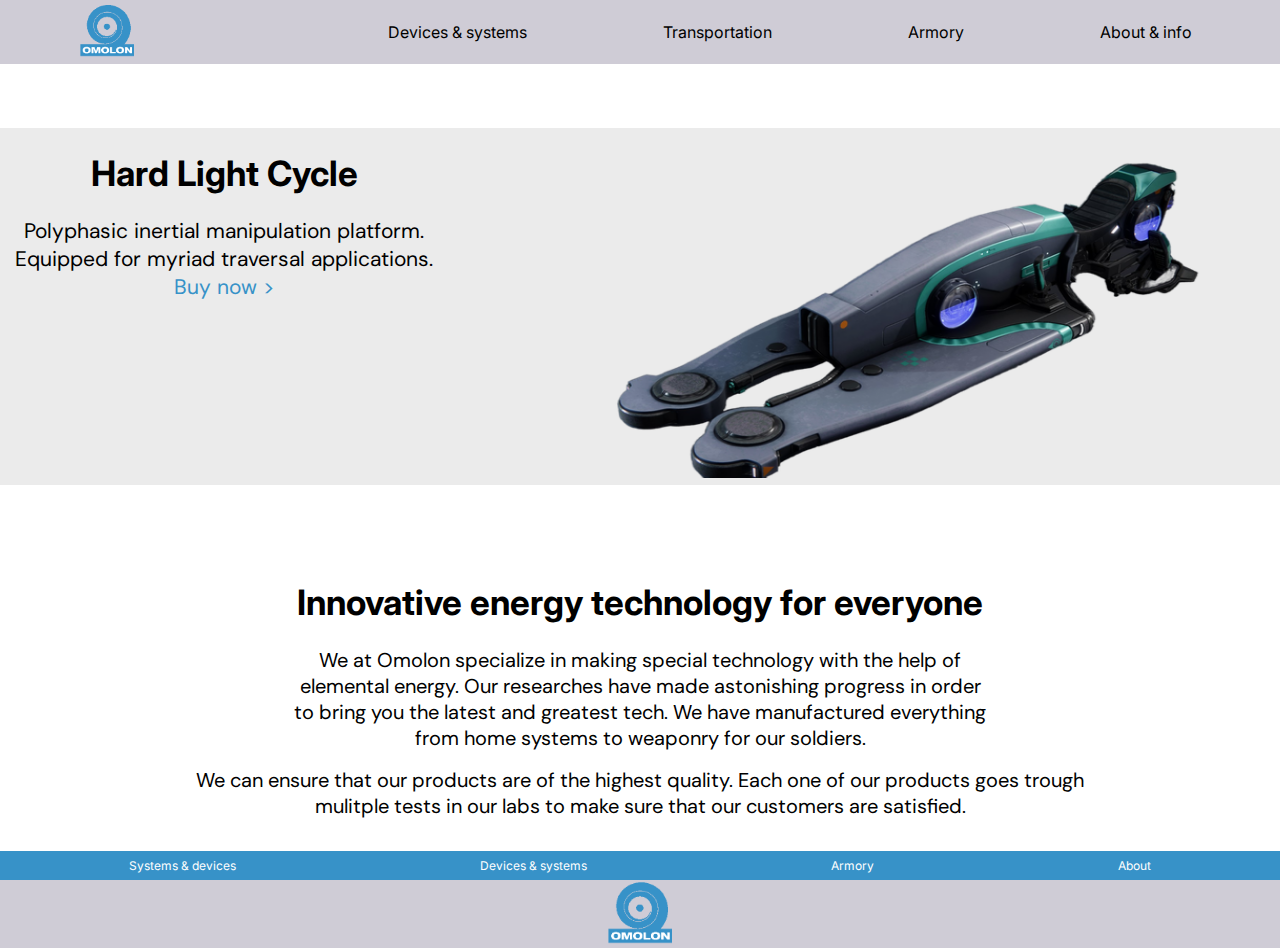
<file: index.html>
<!DOCTYPE html>
<html lang="en">

<head>
    <meta http-equiv="X-UA-Compatible" content="IE=edge">
    <meta charset="UTF-8">
    <meta name="viewport" content="width=device-width, initial-scale=1.0">
    <meta name="description" content="Home page">
    <title>Home</title>
    <link rel="stylesheet" href="./style.css">
    <link rel="icon" href="./omolon blue.png">
</head>

<body>
    <header>
        <nav class="NavBar">
            <div class="logo">
                <a href="./index.html">
                    <img src="./omolon blue.png" alt="Logo">
                </a>
            </div>
            <p>
                <a href="./devices.html">Devices & systems</a>
            </p>
            <p>
                <a href="./transport.html">Transportation</a>
            </p>
            <p>
                <a href="./armory.html">Armory</a>
            </p>
            <p>
                <a href="./about.html">About & info</a>
            </p>
        </nav>
    </header>

    <main>
        <article class="promotion">
            <section>
                <h1>
                    Hard Light Cycle
                </h1>
                <h1></h1>
                <p>
                    Polyphasic inertial manipulation platform. Equipped for myriad traversal applications.
                </p>
                <a href="Cycle.html">Buy now ></a>
            </section>
            <section>
                <div>
                    <img src="./omolon vehicle.png" alt="Our new vehicle">
                </div>
            </section>
        </article>

        <article class="intro">
            <h1>
                Innovative energy technology for everyone
            </h1>
            <p>
                We at Omolon specialize in making special technology with the help of elemental energy. Our researches have
                made astonishing progress in order to bring you the latest and greatest tech. We have manufactured
                everything from home systems to weaponry for our soldiers.
            </p>

            <p>
                We can ensure that our products are of the highest quality. Each one of our products goes trough mulitple
                tests in our labs to make sure that our customers are satisfied.
            </p>
        </article>
    </main>

    <footer>
        <nav>
            <p>
                <a href="./devices.html">Systems & devices</a>
            </p>
            <p>
                <a href="./transport.html">Devices & systems</a>
            </p>
            <p>
                <a href="./armory.html">Armory</a>
            </p>
            <p>
                <a href="./about.html">About</a>
            </p>
        </nav>
        <div class="Bottom">
            <a href="">
                <img src="./omolon blue.png" alt="Logo">
            </a>
        </div>
    </footer>
</body>

</html>
</file>
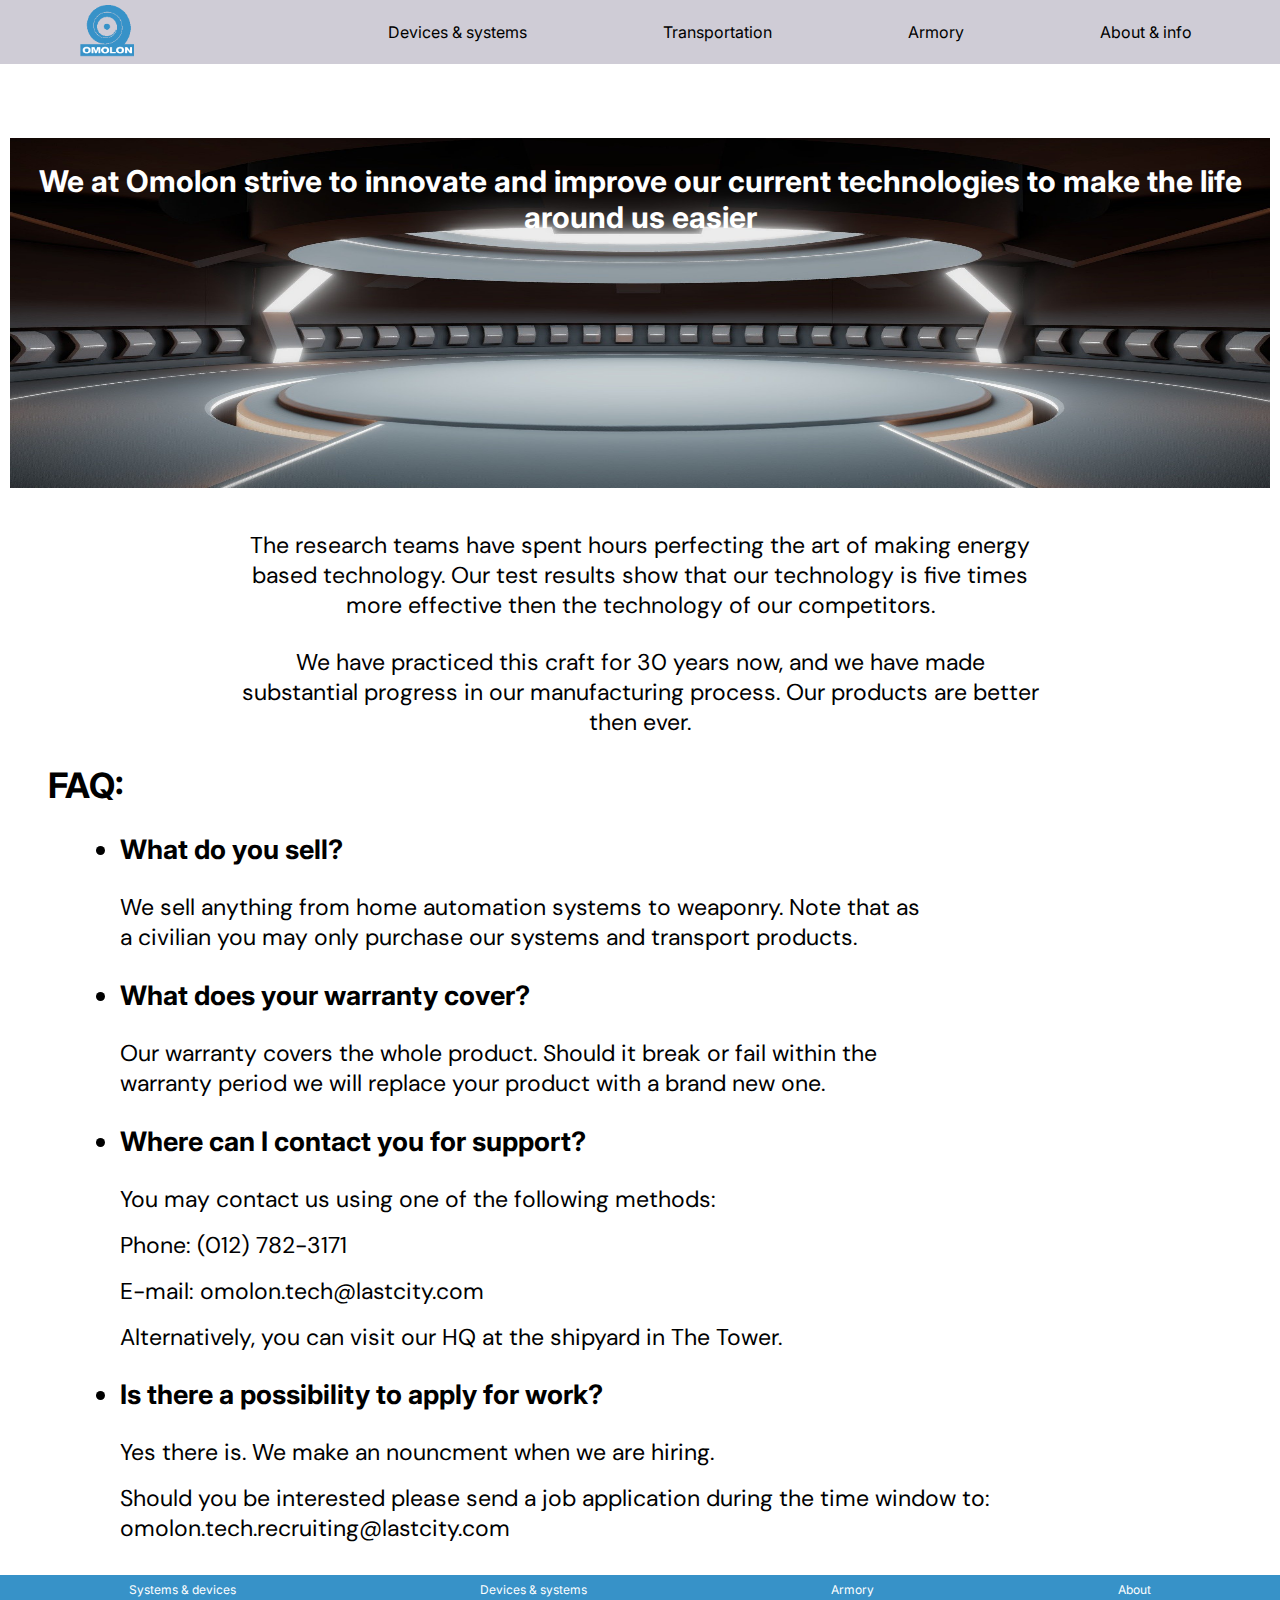
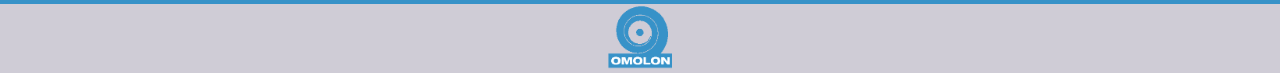
<file: about.html>
<!DOCTYPE html>
<html lang="en">

<head>
    <meta charset="UTF-8">
    <meta http-equiv="X-UA-Compatible" content="IE=edge">
    <meta name="viewport" content="width=device-width, initial-scale=1.0">
    <meta name="description" content="about us">
    <title>About</title>
    <link rel="stylesheet" href="./style.css">
    <link rel="icon" href="./omolon blue.png">

</head>

<body>
    <header>
        <nav class="NavBar">
            <div class="logo">
                <a href="./index.html">
                    <img src="./omolon blue.png" alt="Logo">
                </a>
            </div>
            <p>
                <a href="./devices.html">Devices & systems</a>
            </p>
            <p>
                <a href="./transport.html">Transportation</a>
            </p>
            <p>
                <a href="./armory.html">Armory</a>
            </p>
            <p>
                <a href="./about.html">About & info</a>
            </p>
        </nav>
    </header>

    <main>
        <div style="color: white;" class="image-frame">
            <h2>We at Omolon strive to innovate and improve our current technologies to make the life around us easier
            </h2>
            <img src="./lab4.jpeg" alt="Background">
        </div>

        <article class="about">
            <p>
                The research teams have spent hours perfecting the art of making energy based technology. Our test
                results show that our technology is five times more effective then the technology of our competitors.
            </p>
            <h3></h3>

            <p>
                We have practiced this craft for 30 years now, and we have made substantial progress in our
                manufacturing process. Our products are better then ever.
            </p>
            <h3></h3>

            <h1 class="FAQ">
                FAQ:
            </h1>

            <h3>
                <ul>
                    <li>
                        What do you sell?
                    </li>
                </ul>
            </h3>
            <p class="answer">
                We sell anything from home automation systems to weaponry. Note that as a civilian you may only purchase
                our systems and transport products.
            </p>
            <h3>
                <ul>
                    <li>
                        What does your warranty cover?
                    </li>
                </ul>
            </h3>
            <p class="answer">
                Our warranty covers the whole product. Should it break or fail within the warranty period we will
                replace your product with a brand new one.
            </p>
            <h3>
                <ul>
                    <li>
                        Where can I contact you for support?
                    </li>
                </ul>
            </h3>
            <p class="answer">
                You may contact us using one of the following methods:
            </p>
            <p class="answer">
                Phone:
                (012) 782-3171
            </p>
            <p class="answer">
                E-mail:
                omolon.tech@lastcity.com
            </p>
            <p class="answer">
                Alternatively, you can visit our HQ at the shipyard in The Tower.
            </p>
            <h3>
                <ul>
                    <li>
                        Is there a possibility to apply for work?
                    </li>
                </ul>
            </h3>
            <p class="answer">
                Yes there is. We make an nouncment when we are hiring.
            </p>
            <p class="answer">
                Should you be interested please send a job application during the time window to:
                omolon.tech.recruiting@lastcity.com
            </p>
        </article>
    </main>

    <footer>
        <nav>
            <p>
                <a href="./devices.html">Systems & devices</a>
            </p>
            <p>
                <a href="./transport.html">Devices & systems</a>
            </p>
            <p>
                <a href="./armory.html">Armory</a>
            </p>
            <p>
                <a href="./about.html">About</a>
            </p>
        </nav>
        <div class="Bottom">
            <a href="./index.html">
                <img src="./omolon blue.png" alt="Logo">
            </a>
        </div>
    </footer>
</body>

</html>
</file>
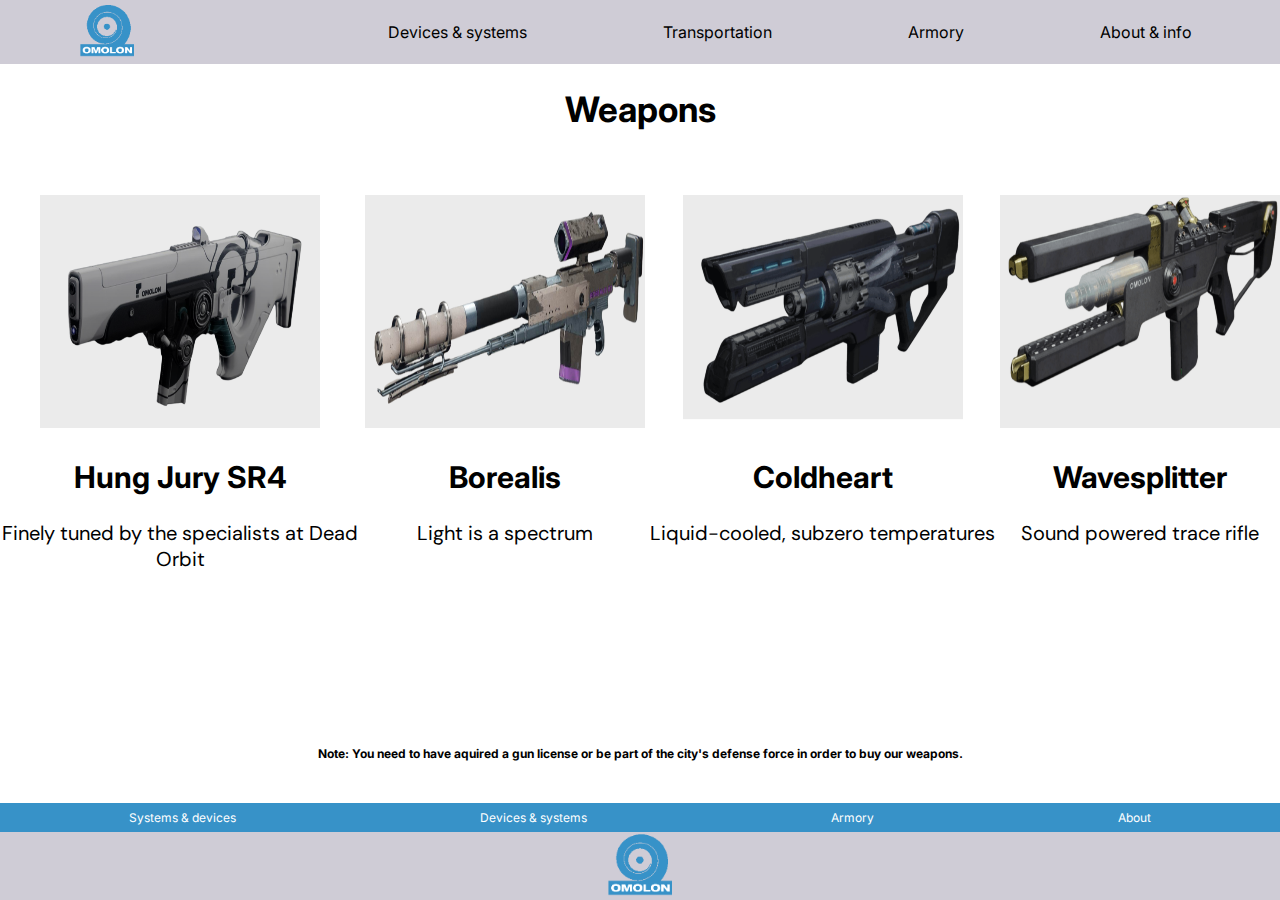
<file: armory.html>
<!DOCTYPE html>
<html lang="en">

<head>
    <meta charset="UTF-8">
    <meta http-equiv="X-UA-Compatible" content="IE=edge">
    <meta name="viewport" content="width=device-width, initial-scale=1.0">
    <meta name="description" content="The armory">
    <title>Armory</title>
    <link rel="stylesheet" href="./style.css">
    <link rel="icon" href="./omolon blue.png">

</head>

<body>
    <header>
        <nav class="NavBar">
            <div class="logo">
                <a href="./index.html">
                    <img src="./omolon blue.png" alt="Logo">
                </a>
            </div>
            <p>
                <a href="./devices.html">Devices & systems</a>
            </p>
            <p>
                <a href="./transport.html">Transportation</a>
            </p>
            <p>
                <a href="./armory.html">Armory</a>
            </p>
            <p>
                <a href="./about.html">About & info</a>
            </p>
        </nav>
    </header>
    
    <h1>Weapons</h1>
    <main>

            <article class="weapons">
                <section>
                    <a href="./Hung_Jury_SR4.html">
                        <img src="./sr.png" alt="Scout Rifle">
                    </a>
                    <h2>
                        Hung Jury SR4
                    </h2>
                    <p>
                        Finely tuned by the specialists at Dead Orbit
                    </p>
                </section>
                <section>
                    <a href="./Borealis.html">
                        <img src="./Borealis.png" alt="Sniper Rifle">
                    </a>
                    <h2>
                        Borealis
                    </h2>
                    <p>
                        Light is a spectrum
                    </p>
                </section>
                <section>
                    <a href="./Coldheart.html">
                        <img src="./Coldheart.png" alt="Coldheart">
                    </a>
                    <h2>
                        Coldheart
                    </h2>
                    <p>
                        Liquid-cooled, subzero temperatures
                    </p>
                </section>
                <section>
                    <a href="Wavesplitter.html">
                    <img src="./Wavesplitter.png" alt="Wavesplitter">
                </a>
                <h2>
                    Wavesplitter
                </h2>
                <p>
                    Sound powered trace rifle
                </p>
            </section>
        </article>
        <h2 class="disclaimer">Note: You need to have aquired a gun license or be part of the city's defense force in order to buy our weapons.</h2>
    </main>

    <footer>

        <nav>
            <p>
                <a href="./devices.html">Systems & devices</a>
            </p>
            <p>
                <a href="./transport.html">Devices & systems</a>
            </p>
            <p>
                <a href="./armory.html">Armory</a>
            </p>
            <p>
                <a href="./about.html">About</a>
            </p>
        </nav>
        <div class="Bottom">
            <a href="./index.html">
                <img src="./omolon blue.png" alt="Logo">
            </a>
        </div>
    </footer>
</body>
</html>
</file>
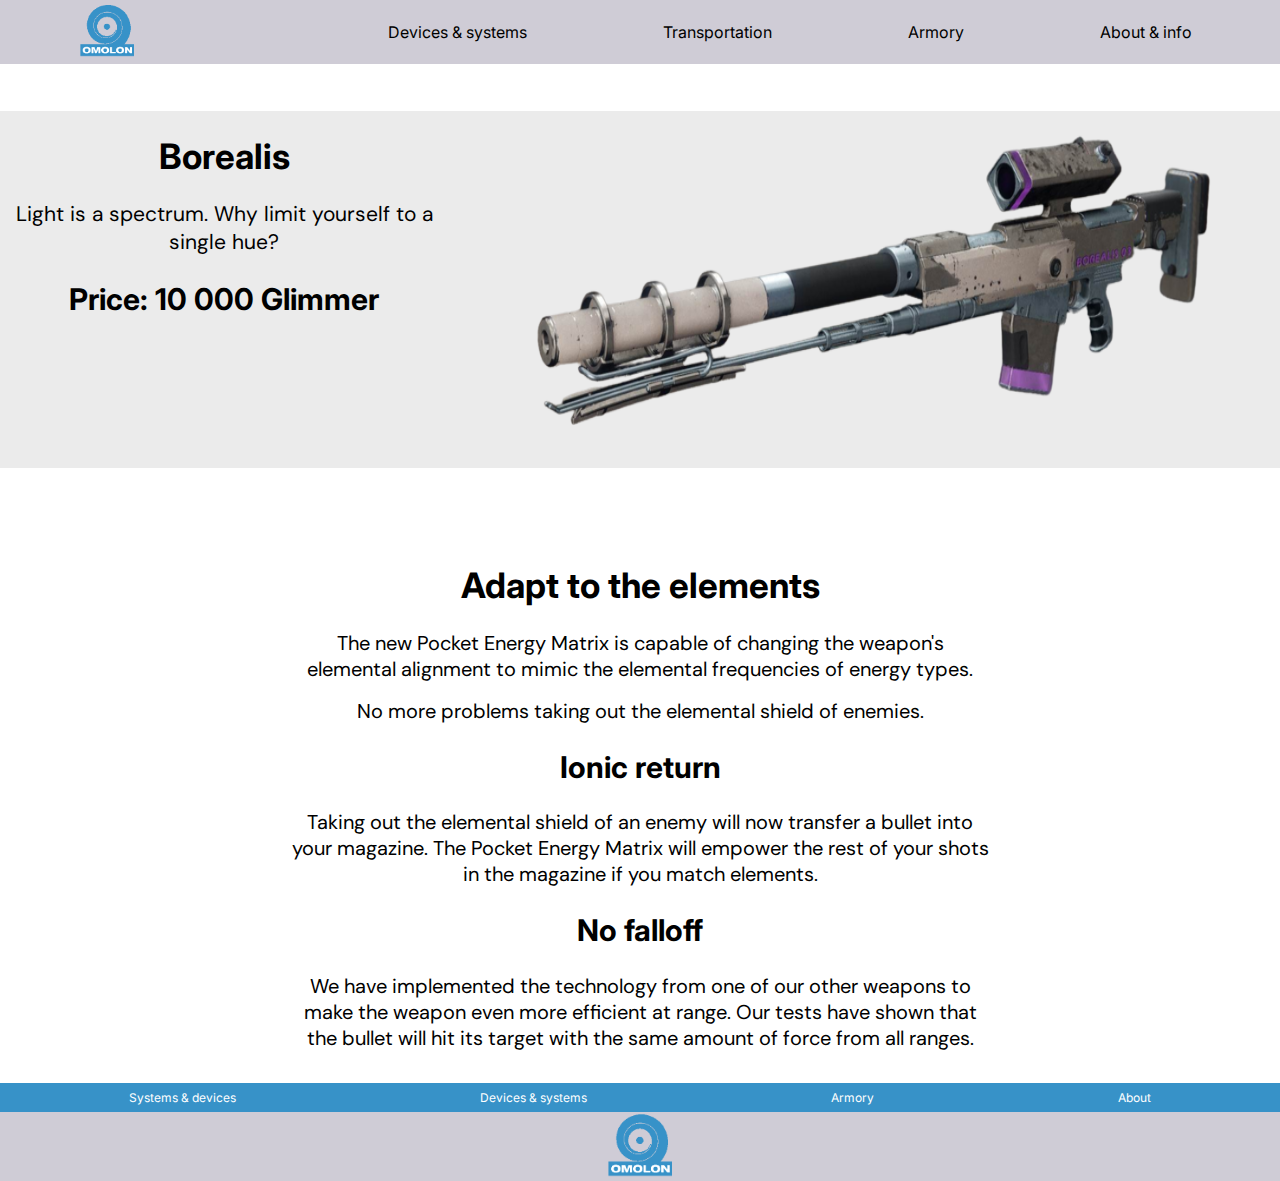
<file: Borealis.html>
<!DOCTYPE html>
<html lang="en">

<head>
    <meta charset="UTF-8">
    <meta http-equiv="X-UA-Compatible" content="IE=edge">
    <meta name="viewport" content="width=device-width, initial-scale=1.0">
    <meta name="description" content="The Borealis sniper rifle">
    <title>Borealis</title>
    <link rel="stylesheet" href="./style.css">
    <link rel="icon" href="./omolon blue.png">
</head>

<body>
    <header>
        <nav class="NavBar">
            <div class="logo">
                <a href="./index.html">
                    <img src="./omolon blue.png" alt="Logo">
                </a>
            </div>
            <p>
                <a href="./devices.html">Devices & systems</a>
            </p>
            <p>
                <a href="./transport.html">Transportation</a>
            </p>
            <p>
                <a href="./armory.html">Armory</a>
            </p>
            <p>
                <a href="./about.html">About & info</a>
            </p>
        </nav>
    </header>

    <h1></h1>

    <main>

        <article class="promotion">
            <section>
                <h1>
                    Borealis
                </h1>
                <h1></h1>
                <p>
                    Light is a spectrum. Why limit yourself to a single hue?
                </p>
                <h2>Price: 10 000 Glimmer</h2>
            </section>
            <section>
                <div>
                    <img src="./Borealis.png" alt="Borealis Sniper Rifle">
                </div>
            </section>
        </article>

        <article>
            <h1>
                Adapt to the elements
            </h1>
            <p>
                The new Pocket Energy Matrix is capable of changing the weapon's elemental alignment to mimic
                the elemental frequencies of energy types.
            </p>
            <p>
                No more problems taking out the elemental shield of enemies.
            </p>
            <h2>Ionic return</h2>
            <p>
                Taking out the elemental shield of an enemy will now transfer a bullet into your magazine.
                The Pocket Energy Matrix will empower the rest of your shots in the magazine if you match elements.

            </p>
            <h2>
                No falloff
            </h2>
            <p>
                We have implemented the technology from one of our other weapons to make the weapon even more efficient
                at range.
                Our tests have shown that the bullet will hit its target with the same amount of force from all ranges.
            </p>
        </article>
    </main>
    
    <footer>

        <nav>
            <p>
                <a href="./devices.html">Systems & devices</a>
            </p>
            <p>
                <a href="./transport.html">Devices & systems</a>
            </p>
            <p>
                <a href="./armory.html">Armory</a>
            </p>
            <p>
                <a href="./about.html">About</a>
            </p>
        </nav>
        <div class="Bottom">
            <a href="./index.html">
                <img src="./omolon blue.png" alt="Logo">
            </a>
        </div>
    </footer>
</body>
    
</html>
</file>
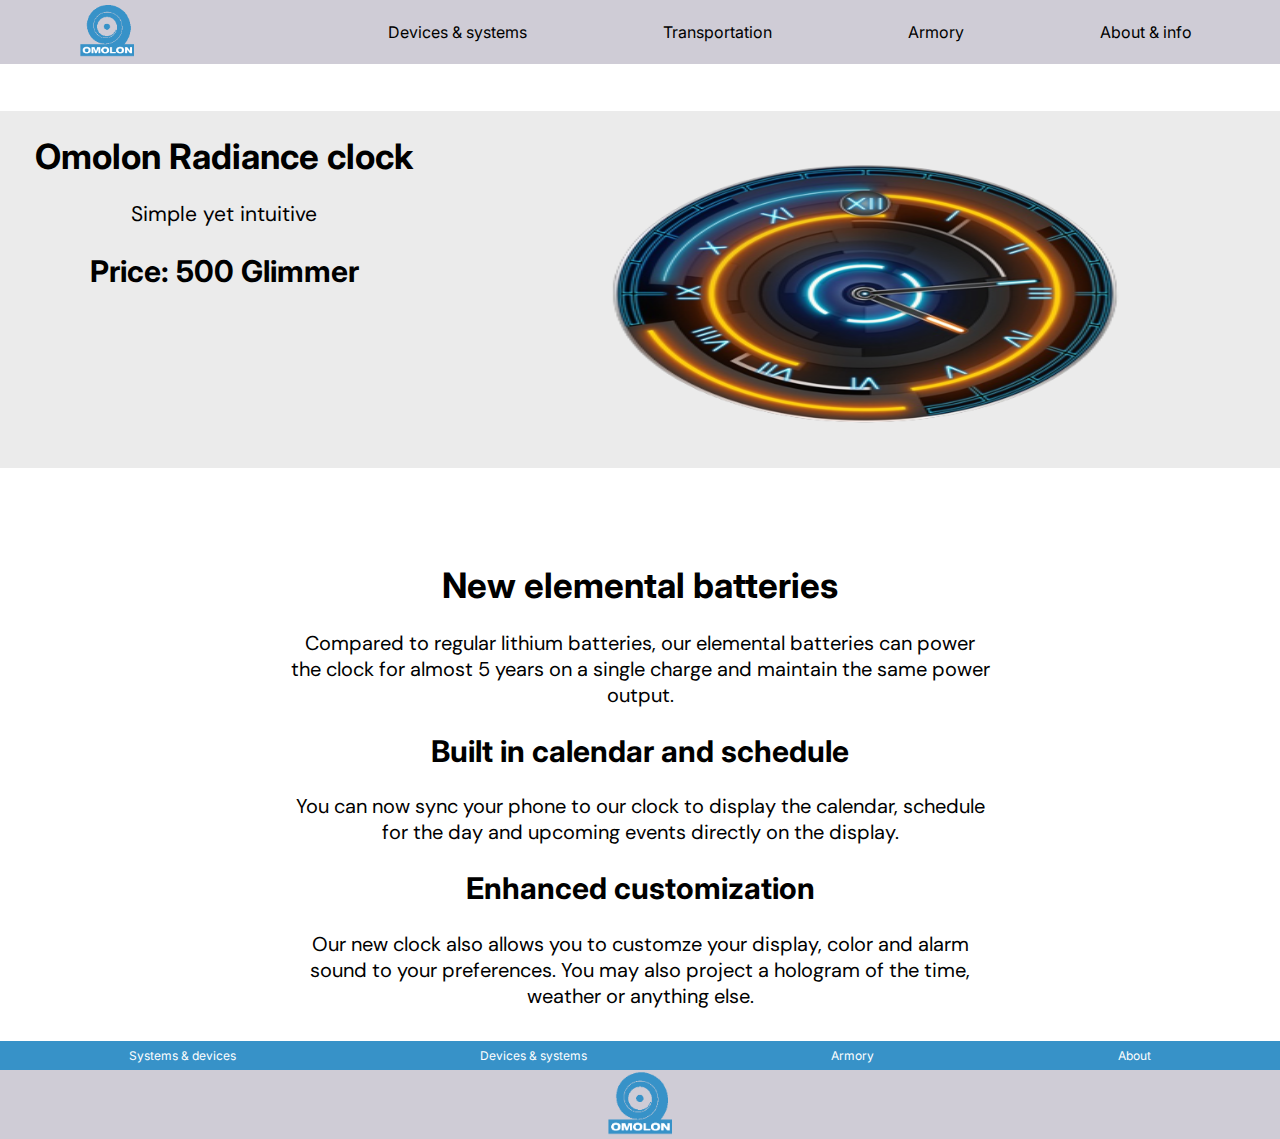
<file: clock.html>
<!DOCTYPE html>
<html lang="en">

<head>
    <meta charset="UTF-8">
    <meta http-equiv="X-UA-Compatible" content="IE=edge">
    <meta name="viewport" content="width=device-width, initial-scale=1.0">
    <meta name="description" content="Radiance clock">
    <title>Omolon clock</title>
    <link rel="stylesheet" href="./style.css">
    <link rel="icon" href="./omolon blue.png">
</head>

<body>
    <header>
        <nav class="NavBar">
            <div class="logo">
                <a href="./index.html">
                    <img src="./omolon blue.png" alt="Logo">
                </a>
            </div>
            <p>
                <a href="./devices.html">Devices & systems</a>
            </p>
            <p>
                <a href="./transport.html">Transportation</a>
            </p>
            <p>
                <a href="./armory.html">Armory</a>
            </p>
            <p>
                <a href="./about.html">About & info</a>
            </p>
        </nav>
    </header>

    <h1></h1>

    <main>

            <article class="promotion">
                <section>
                    <h1>
                        Omolon Radiance clock
                    </h1>
                    <h1></h1>
                    <p>
                        Simple yet intuitive
                    </p>
                    <h2>Price: 500 Glimmer</h2>
                </section>
                <section>
                    <div class="clock">
                        <img src="./clock.png" alt="New Radiance clock">
                    </div>
                </section>
            </article>
            
        <article>
            <h1>
                New elemental batteries
            </h1>
            <p>
                Compared to regular lithium batteries, our elemental batteries can power the clock for almost 5 years on a single charge
                and maintain the same power output.
            </p>
            <h2>Built in calendar and schedule</h2>
            <p>
                You can now sync your phone to our clock to display the calendar, 
                schedule for the day and upcoming events directly on the display.
            </p>
            <h2>
                Enhanced customization
            </h2>
            <p>
                Our new clock also allows you to customze your display, color and alarm sound to your preferences. You may also project a hologram of the time, weather or anything else.
            </p>
        </article>
    </main>

    <footer>
        
        <nav>
            <p>
                <a href="./devices.html">Systems & devices</a>
            </p>
            <p>
                <a href="./transport.html">Devices & systems</a>
            </p>
            <p>
                <a href="./armory.html">Armory</a>
            </p>
            <p>
                <a href="./about.html">About</a>
            </p>
        </nav>
        <div class="Bottom">
            <a href="./index.html">
                <img src="./omolon blue.png" alt="Logo">
            </a>
        </div>
    </footer>
</body>
    
</html>
</file>
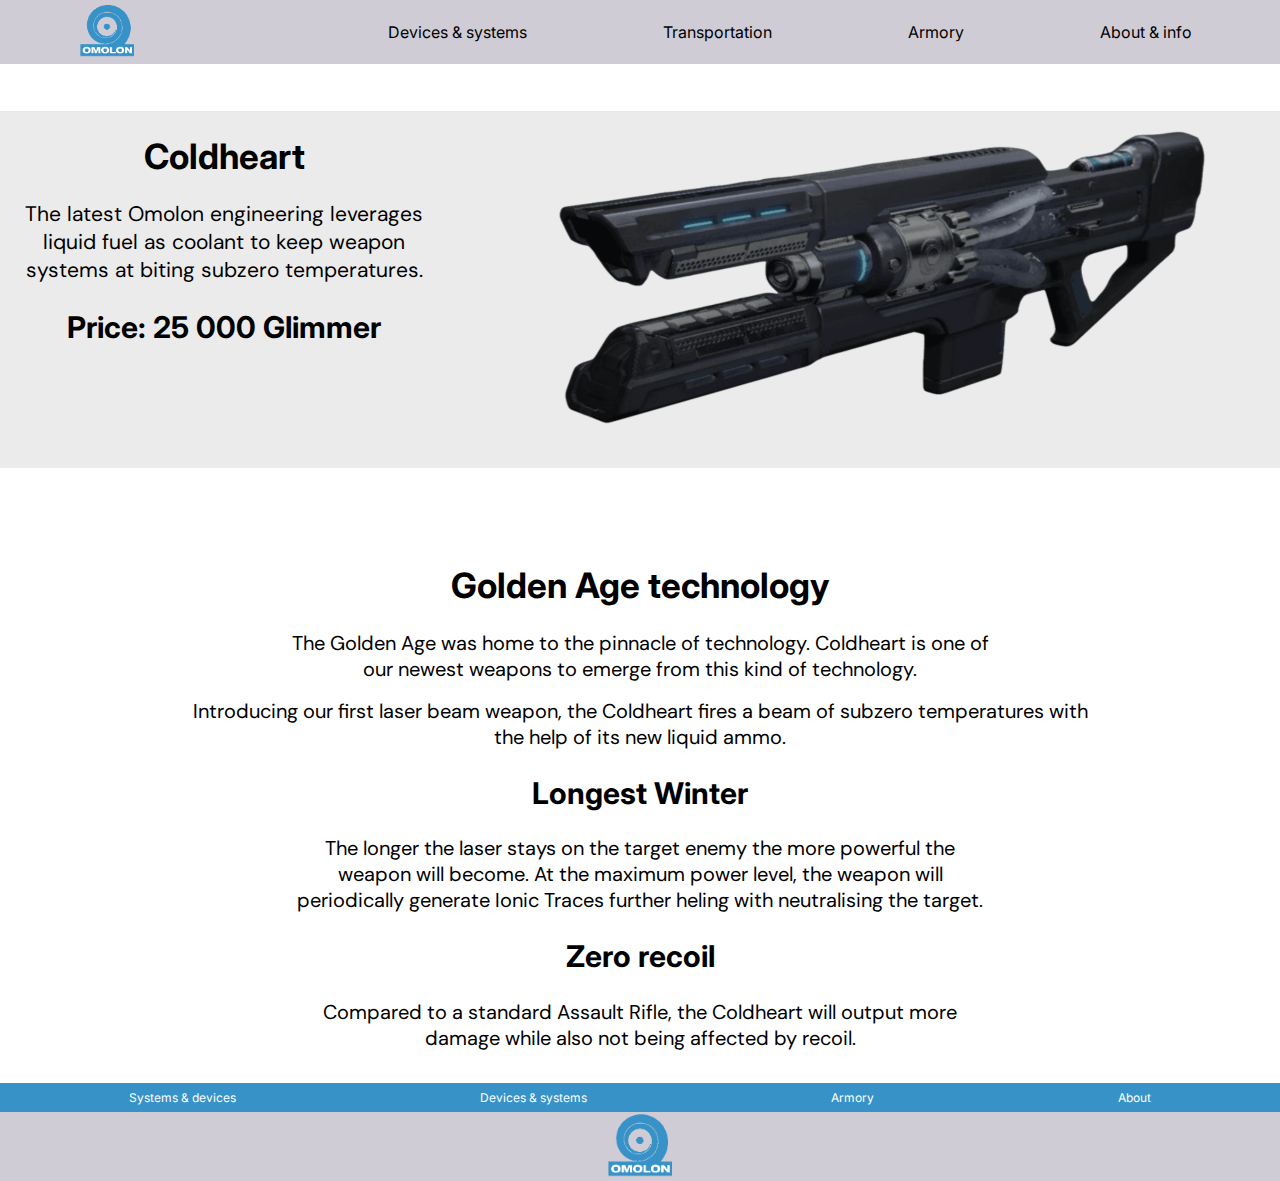
<file: Coldheart.html>
<!DOCTYPE html>
<html lang="en">

<head>
    <meta charset="UTF-8">
    <meta http-equiv="X-UA-Compatible" content="IE=edge">
    <meta name="viewport" content="width=device-width, initial-scale=1.0">
    <meta name="description" content="Coldheart trace rifle">
    <title>Coldheart</title>
    <link rel="stylesheet" href="./style.css">
    <link rel="icon" href="./omolon blue.png">
</head>

<body>
    <header>
        <nav class="NavBar">
            <div class="logo">
                <a href="./index.html">
                    <img src="./omolon blue.png" alt="Logo">
                </a>
            </div>
            <p>
                <a href="./devices.html">Devices & systems</a>
            </p>
            <p>
                <a href="./transport.html">Transportation</a>
            </p>
            <p>
                <a href="./armory.html">Armory</a>
            </p>
            <p>
                <a href="./about.html">About & info</a>
            </p>
        </nav>
    </header>

    <h1></h1>

    <main>

        <article class="promotion">
            <section>
                <h1>
                    Coldheart
                </h1>
                <h1></h1>
                <p>
                    The latest Omolon engineering leverages liquid fuel as coolant to keep weapon systems at biting subzero temperatures. 
                    
                </p>
                <h2>Price: 25 000 Glimmer</h2>
            </section>
            <section>
                <div>
                    <img src="./Coldheart.png" alt="The Coldheart trace rifle">
                </div>
            </section>
        </article>
        
        <article>
            <h1>
                Golden Age technology
            </h1>
            <p>
                The Golden Age was home to the pinnacle of technology. Coldheart is one of our newest weapons to emerge from this kind of technology.
            </p>
            <p>
                Introducing our first laser beam weapon, the Coldheart fires a beam of subzero temperatures with the help of its new liquid ammo.
            </p>
            <h2>Longest Winter</h2>
            <p>
                The longer the laser stays on the target enemy the more powerful the weapon will become. At the maximum power level,
                the weapon will periodically generate Ionic Traces further heling with neutralising the target.
            </p>
            <h2>
                Zero recoil
            </h2>
            <p>
                Compared to a standard Assault Rifle, the Coldheart will output more damage while also not being affected by recoil.
            </p>
        </article>
    </main>

    <footer>

        <nav>
            <p>
                <a href="./devices.html">Systems & devices</a>
            </p>
            <p>
                <a href="./transport.html">Devices & systems</a>
            </p>
            <p>
                <a href="./armory.html">Armory</a>
            </p>
            <p>
                <a href="./about.html">About</a>
            </p>
        </nav>
         <div class="Bottom">
        <a href="./index.html">
            <img src="./omolon blue.png" alt="Logo">
        </a>
        </div>
    </footer>
</body>

</html>
</file>
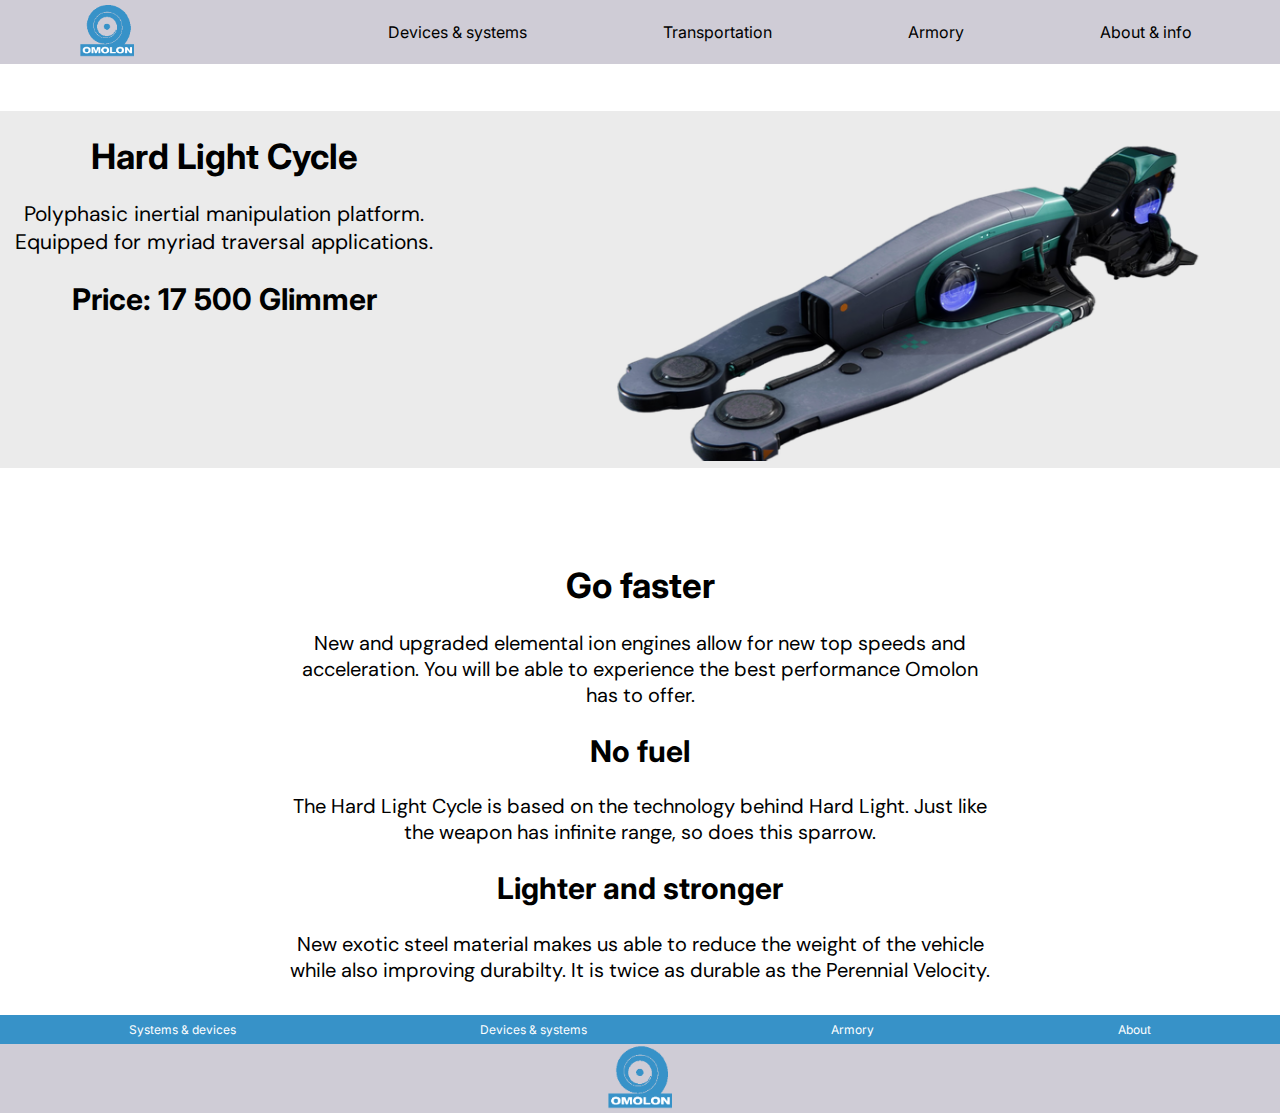
<file: Cycle.html>
<!DOCTYPE html>
<html lang="en">

<head>
    <meta charset="UTF-8">
    <meta http-equiv="X-UA-Compatible" content="IE=edge">
    <meta name="viewport" content="width=device-width, initial-scale=1.0">
    <meta name="description" content="Hard light Cycle sparrow">
    <title>Hard Light Cycle</title>
    <link rel="stylesheet" href="./style.css">
    <link rel="icon" href="./omolon blue.png">
</head>

<body>
    <header>
        <nav class="NavBar">
            <div class="logo">
                <a href="./index.html">
                    <img src="./omolon blue.png" alt="Logo">
                </a>
            </div>
            <p>
                <a href="./devices.html">Devices & systems</a>
            </p>
            <p>
                <a href="./transport.html">Transportation</a>
            </p>
            <p>
                <a href="./armory.html">Armory</a>
            </p>
            <p>
                <a href="./about.html">About & info</a>
            </p>
        </nav>
    </header>

    <h1></h1>

    <main>

            <article class="promotion">
                <section>
                    <h1>
                        Hard Light Cycle
                    </h1>
                    <h1></h1>
                    <p>
                        Polyphasic inertial manipulation platform. Equipped for myriad traversal applications.
                    </p>
                    <h2>Price: 17 500 Glimmer</h2>
                </section>
                <section>
                    <div>
                        <img src="./omolon vehicle.png" alt="Hard Light Cycle">
                    </div>
                </section>
            </article>
            
            <article>
            <h1>
                Go faster
            </h1>
            <p>
                New and upgraded elemental ion engines allow for new top speeds and acceleration. You will be able to experience the best performance Omolon has to offer.
            </p>
            <h2>No fuel</h2>
            <p>
                The Hard Light Cycle is based on the technology behind Hard Light. Just like the weapon has infinite range, so does this sparrow.
                
            </p>
            <h2>
                Lighter and stronger
            </h2>
            <p>
                New exotic steel material makes us able to reduce the weight of the vehicle while also improving durabilty.
                It is twice as durable as the Perennial Velocity.
            </p>
        </article>
    </main>

    <footer>

        <nav>
            <p>
                <a href="./devices.html">Systems & devices</a>
            </p>
            <p>
                <a href="./transport.html">Devices & systems</a>
            </p>
            <p>
                <a href="./armory.html">Armory</a>
            </p>
            <p>
                <a href="./about.html">About</a>
            </p>
        </nav>
        <div class="Bottom">
            <a href="./index.html">
                <img src="./omolon blue.png" alt="Logo">
            </a>
        </div>
    </footer>
</body>
    
</html>
</file>
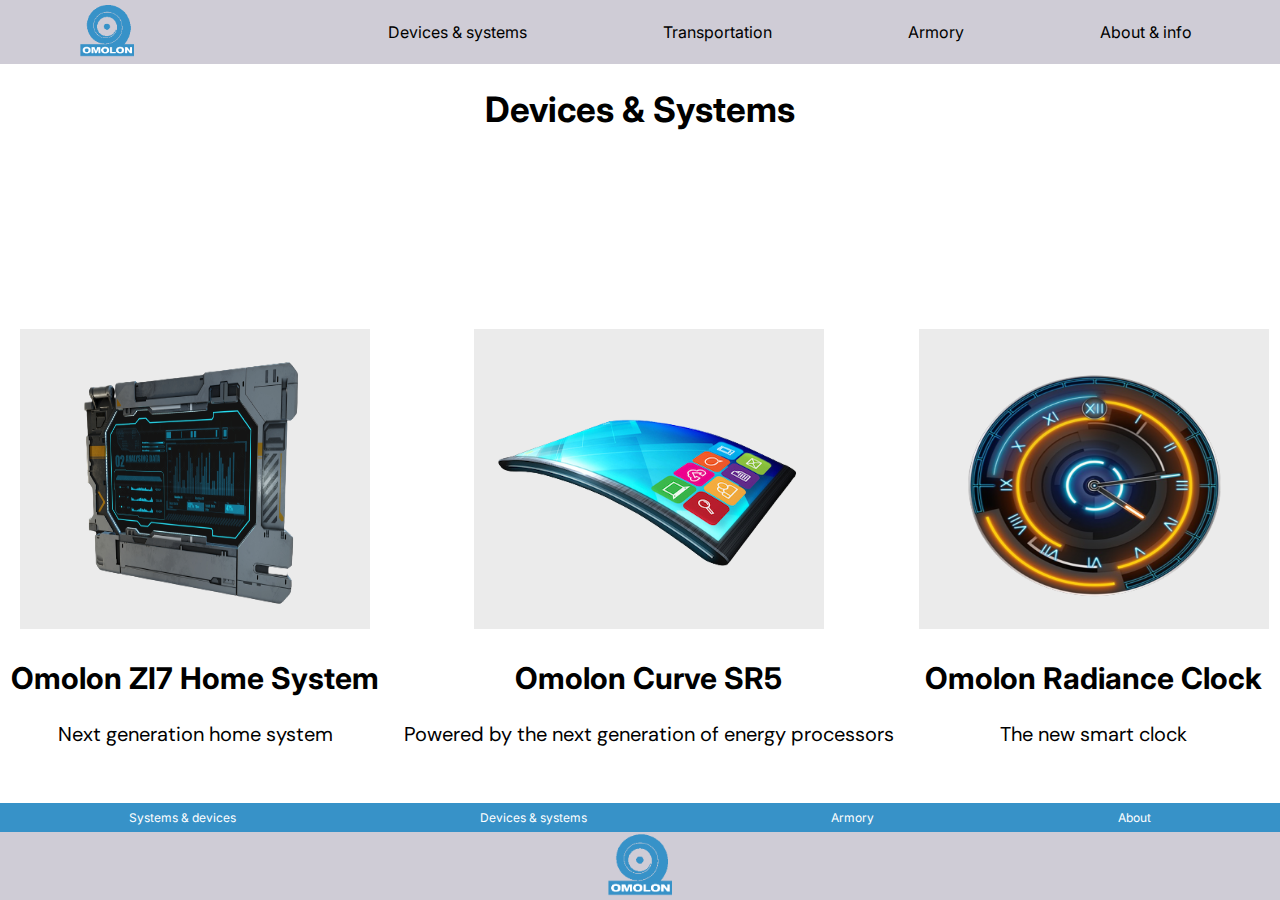
<file: devices.html>
<!DOCTYPE html>
<html lang="en">

<head>
    <meta charset="UTF-8">
    <meta http-equiv="X-UA-Compatible" content="IE=edge">
    <meta name="viewport" content="width=device-width, initial-scale=1.0">
    <meta name="description" content="Devices & systems">
    <title>Devices & Systems</title>
    <link rel="stylesheet" href="./style.css">
    <link rel="icon" href="./omolon blue.png">

</head>

<body>
    <header>
        <nav class="NavBar">
            <div class="logo">
                <a href="./index.html">
                    <img src="./omolon blue.png" alt="Logo">
                </a>
            </div>
            <p>
                <a href="./devices.html">Devices & systems</a>
            </p>
            <p>
                <a href="./transport.html">Transportation</a>
            </p>
            <p>
                <a href="./armory.html">Armory</a>
            </p>
            <p>
                <a href="./about.html">About & info</a>
            </p>
        </nav>
    </header>
    <h1>Devices & Systems</h1>
    
    <main>
        
            <article class="devices">
                <section>
                    <a href="./system.html">
                        <img src="./home system.png" alt="Home System">
                    </a>
                    <h2>
                        Omolon ZI7 Home System
                    </h2>
                    <p>
                        Next generation home system
                    </p>
            </section>
            <section>
                <a href="./phone.html">
                    <img src="./future phone.png" alt="The newest phone">
                </a>
                <h2>
                    Omolon Curve SR5
                </h2>
                <p>
                    Powered by the next generation of energy processors
                </p>
            </section>
            <section>
                <a href="./clock.html">
                    <img src="./clock.png" alt="Clock">
                </a>
                <h2>
                   Omolon Radiance Clock
                </h2>
                <p>
                    The new smart clock
                </p>
            </section>
        </article>
       <h1></h1>
       
        
    </main>
    
    <footer>

            <nav>
                <p>
                    <a href="./devices.html">Systems & devices</a>
                </p>
                <p>
                    <a href="./transport.html">Devices & systems</a>
                </p>
                <p>
                    <a href="./armory.html">Armory</a>
                </p>
                <p>
                    <a href="./about.html">About</a>
            </p>
        </nav>
        <div class="Bottom">
            <a href="./index.html">
                <img src="./omolon blue.png" alt="Logo">
            </a>
        </div>
    </footer>
</body>
</html>
</file>
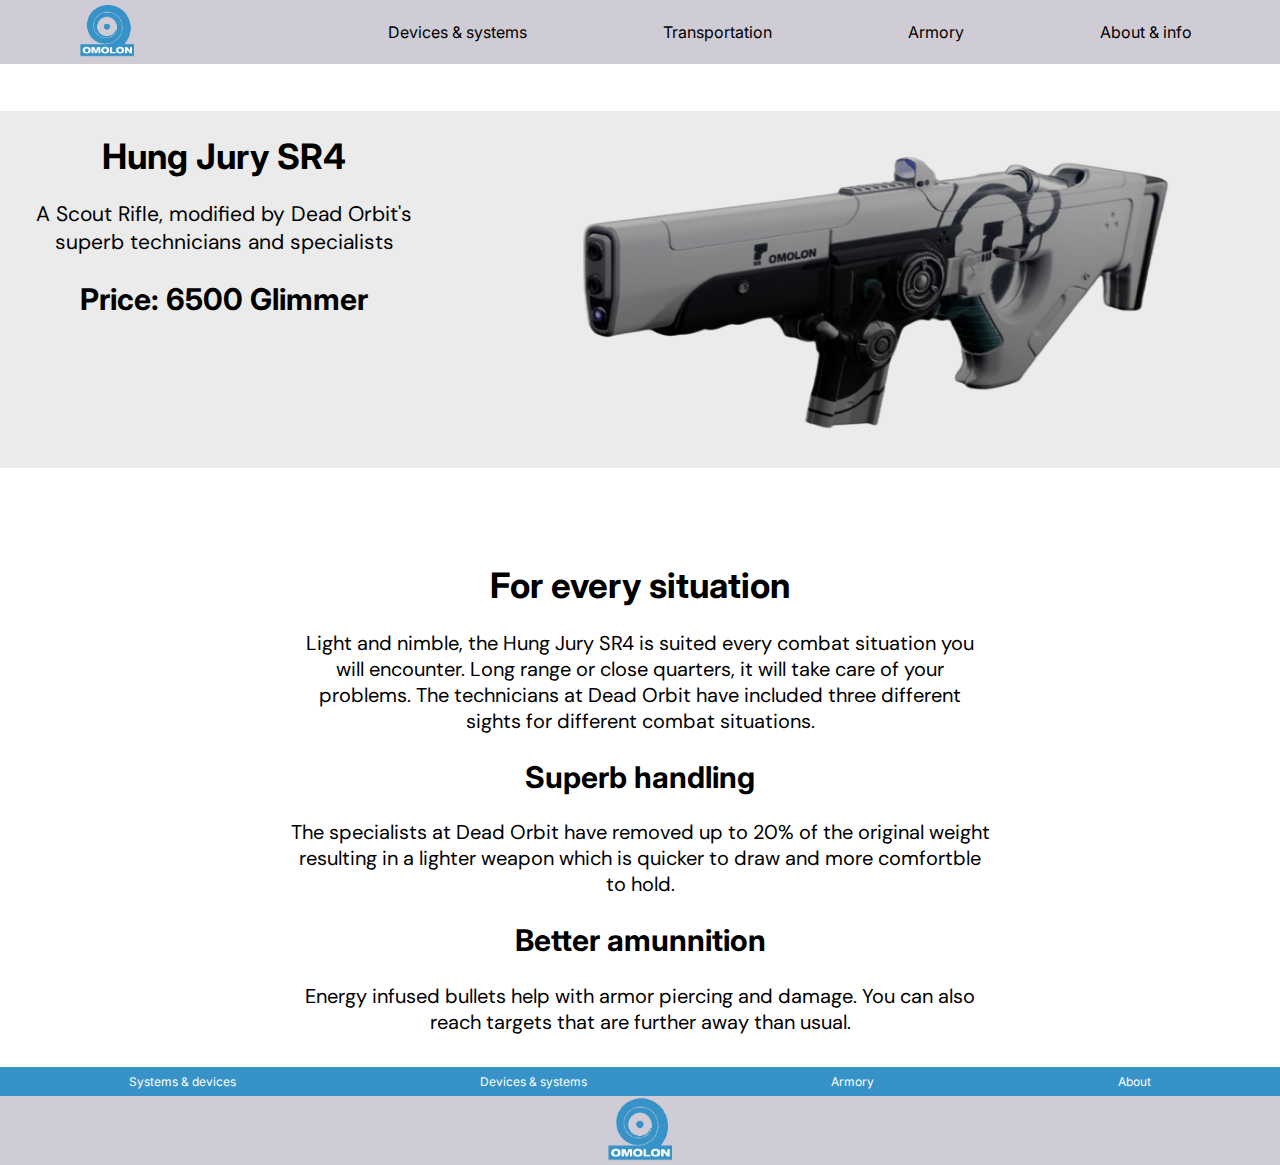
<file: Hung_Jury_SR4.html>
<!DOCTYPE html>
<html lang="en">

<head>
    <meta charset="UTF-8">
    <meta http-equiv="X-UA-Compatible" content="IE=edge">
    <meta name="viewport" content="width=device-width, initial-scale=1.0">
    <meta name="description" content="The Hung Jury SR4 scout rifle">
    <title>Hung Jury SR4</title>
    <link rel="stylesheet" href="./style.css">
    <link rel="icon" href="./omolon blue.png">
</head>

<body>
    <header>
        <nav class="NavBar">
            <div class="logo">
                <a href="./index.html">
                    <img src="./omolon blue.png" alt="Logo">
                </a>
            </div>
            <p>
                <a href="./devices.html">Devices & systems</a>
            </p>
            <p>
                <a href="./transport.html">Transportation</a>
            </p>
            <p>
                <a href="./armory.html">Armory</a>
            </p>
            <p>
                <a href="./about.html">About & info</a>
            </p>
        </nav>
    </header>

    <h1></h1>

    <main>

            <article class="promotion">
                <section>
                    <h1>
                        Hung Jury SR4
                    </h1>
                    <h1></h1>
                    <p>
                        A Scout Rifle, modified by Dead Orbit's superb technicians and specialists
                    </p>
                    <h2>Price: 6500 Glimmer</h2>
                </section>
                <section>
                    <div>
                        <img src="./sr.png" alt="The Hung Jury SR4">
                    </div>
                </section>
            </article>
            
            <article>
                <h1>
                    For every situation
                </h1>
                <p>
                    Light and nimble, the Hung Jury SR4 is suited every combat situation you will encounter.
                    Long range or close quarters, it will take care of your problems.
                    The technicians at Dead Orbit have included three different sights for different combat situations.
                </p>
                <h2>Superb handling</h2>
                <p>
                    The specialists at Dead Orbit have removed up to 20% of the original weight resulting in a lighter weapon which is quicker to draw and more comfortble to hold.
                    
                </p>
                <h2>
                Better amunnition
            </h2>
            <p>
                Energy infused bullets help with armor piercing and damage. You can also reach targets that are further away than usual.
            </p>
        </article>
    </main>
    <footer>

        <nav>
            <p>
                <a href="./devices.html">Systems & devices</a>
            </p>
            <p>
                <a href="./transport.html">Devices & systems</a>
            </p>
            <p>
                <a href="./armory.html">Armory</a>
            </p>
            <p>
                <a href="./about.html">About</a>
            </p>
        </nav>
        <div class="Bottom">
            <a href="./index.html">
                <img src="./omolon blue.png" alt="Logo">
            </a>
        </div>
    </footer>
</body>
    
</html>
</file>
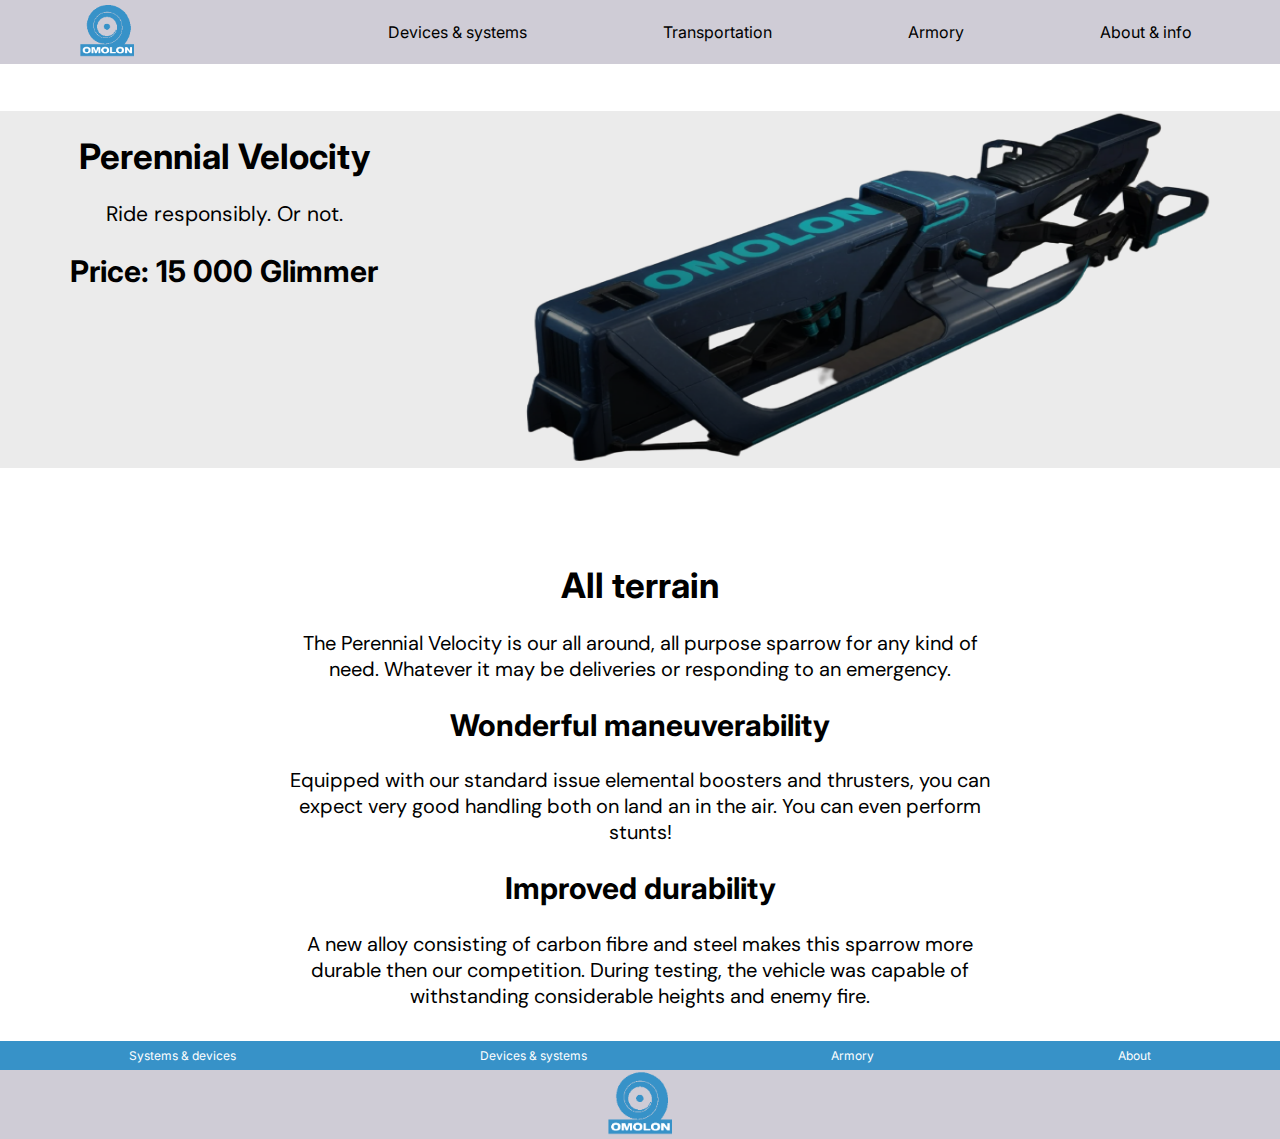
<file: Perennial.html>
<!DOCTYPE html>
<html lang="en">

<head>
    <meta charset="UTF-8">
    <meta http-equiv="X-UA-Compatible" content="IE=edge">
    <meta name="viewport" content="width=device-width, initial-scale=1.0">
    <meta name="description" content="The Perennial sparrow">
    <title>Perennial Velocity</title>
    <link rel="stylesheet" href="./style.css">
    <link rel="icon" href="./omolon blue.png">
</head>

<body>
    <header>
        <nav class="NavBar">
            <div class="logo">
                <a href="./index.html">
                    <img src="./omolon blue.png" alt="Logo">
                </a>
            </div>
            <p>
                <a href="./devices.html">Devices & systems</a>
            </p>
            <p>
                <a href="./transport.html">Transportation</a>
            </p>
            <p>
                <a href="./armory.html">Armory</a>
            </p>
            <p>
                <a href="./about.html">About & info</a>
            </p>
        </nav>
    </header>

    <h1></h1>

    <main>

        <article class="promotion">
            <section>
                <h1>
                    Perennial Velocity
                </h1>
                <h1></h1>
                <p>
                    Ride responsibly. Or not.
                </p>
                <h2>Price: 15 000 Glimmer</h2>
            </section>
        <section>
            <div>
                <img src="./omolon sparrow.png" alt="Perennial Velocity">
            </div>
        </section>
    </article>
    
    <article>
        <h1>
            All terrain
        </h1>
        <p>
            The Perennial Velocity is our all around, all purpose sparrow for any kind of need. 
            Whatever it may be deliveries or responding to an emergency.
        </p>
        <h2>Wonderful maneuverability</h2>
        <p>
            Equipped with our standard issue elemental boosters and thrusters, you can expect very good handling both on land an in the air.
            You can even perform stunts!
        </p>
        <h2>
            Improved durability
        </h2>
        <p>
            A new alloy consisting of carbon fibre and steel makes this sparrow more durable then our competition. 
            During testing, the vehicle was capable of withstanding considerable heights and enemy fire.    
        </p>
    </article>
    </main>

    <footer>

        <nav>
            <p>
                <a href="./devices.html">Systems & devices</a>
            </p>
            <p>
                <a href="./transport.html">Devices & systems</a>
            </p>
            <p>
                <a href="./armory.html">Armory</a>
            </p>
            <p>
                <a href="./about.html">About</a>
            </p>
        </nav>
        <div class="Bottom">
            <a href="./index.html">
                <img src="./omolon blue.png" alt="Logo">
            </a>
        </div>
    </footer>
</body>

</html>
</file>
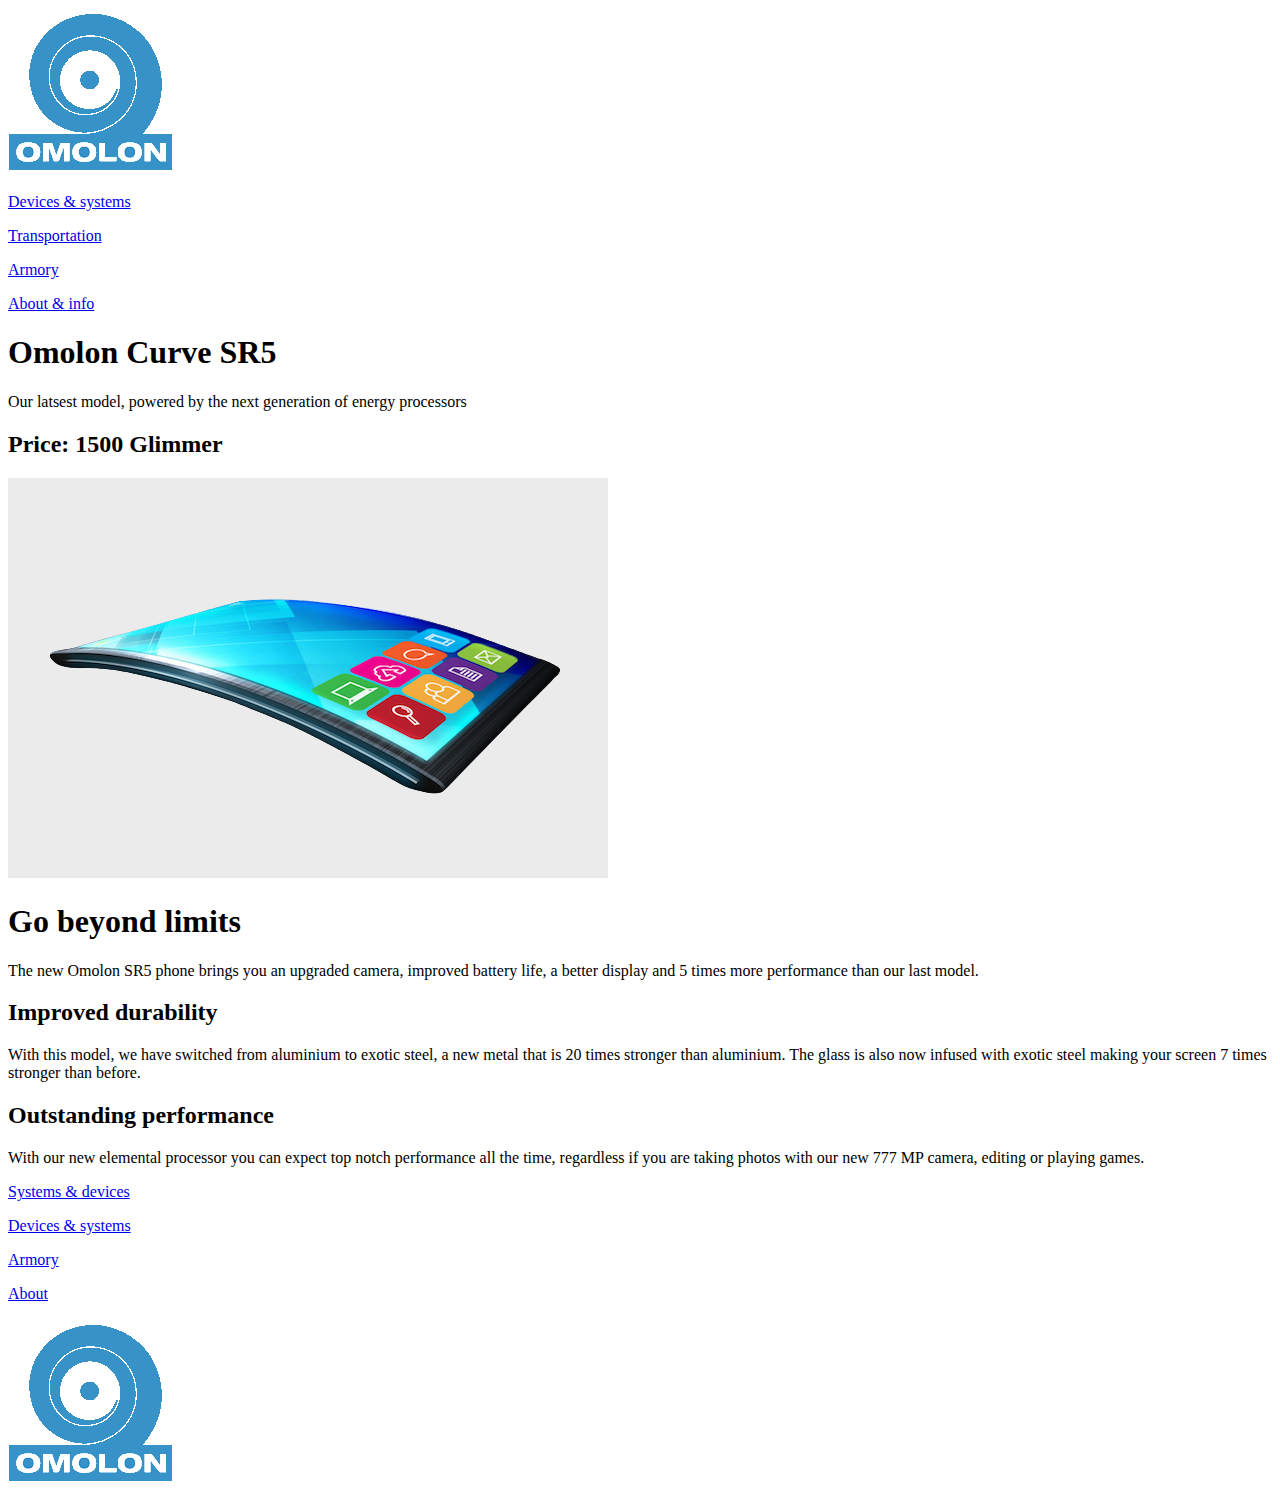
<file: phone.html>
<!DOCTYPE html>
<html lang="en">
<head>
    <meta charset="UTF-8">
    <meta http-equiv="X-UA-Compatible" content="IE=edge">
    <meta name="viewport" content="width=device-width, initial-scale=1.0">
    <meta name="description" content="Omolon phone>
    <title>Omolon Curve SR5</title>
    <link rel="stylesheet" href="./style.css">
    <link rel="icon" href="./omolon blue.png">
</head>
<body>
    <header>
        <nav class="NavBar">
            <div class="logo">
                <a href="./index.html">
                    <img src="./omolon blue.png" alt="Logo">
                </a>
            </div>
            <p>
                <a href="./devices.html">Devices & systems</a>
            </p>
            <p>
                <a href="./transport.html">Transportation</a>
            </p>
            <p>
                <a href="./armory.html">Armory</a>
            </p>
            <p>
                <a href="./about.html">About & info</a>
            </p>
        </nav>
    </header>

    <h1></h1>

    <main>

            <article class="promotion">
                <section>
                    <h1>
                        Omolon Curve SR5
                    </h1>
                    <h1></h1>
                    <p>
                        Our latsest model, powered by the next generation of energy processors
                    </p>
                    <h2>Price: 1500 Glimmer</h2>
                </section>
            <section>
                <div>
                    <img src="./future phone.png" alt="Our new phone">
                </div>
            </section>
        </article>
        
        <article>
            <h1>
                Go beyond limits
            </h1>
            <p>
                The new Omolon SR5 phone brings you an upgraded camera, improved battery life, a better display and 5 times more performance than our last model.
            </p>
            <h2>Improved durability</h2>
            <p>
                With this model, we have switched from aluminium to exotic steel, a new metal that is 20 times stronger than aluminium. The glass is also now infused with exotic steel making your screen 7 times stronger than before.
            </p>
            <h2>
                Outstanding performance
            </h2>
            <p>
                With our new elemental processor you can expect top notch performance all the time, regardless if you are taking photos with our new 777 MP camera, editing or playing games.
            </p>
        </article>
    </main>

    <footer>

        <nav>
            <p>
                <a href="./devices.html">Systems & devices</a>
            </p>
            <p>
                <a href="./transport.html">Devices & systems</a>
            </p>
            <p>
                <a href="./armory.html">Armory</a>
            </p>
            <p>
                <a href="./about.html">About</a>
            </p>
        </nav>
        <div class="Bottom">
            <a href="/index.html">
                <img src="./omolon blue.png" alt="Logo">
            </a>
        </div>
    </footer>
</body>
</html>
</file>
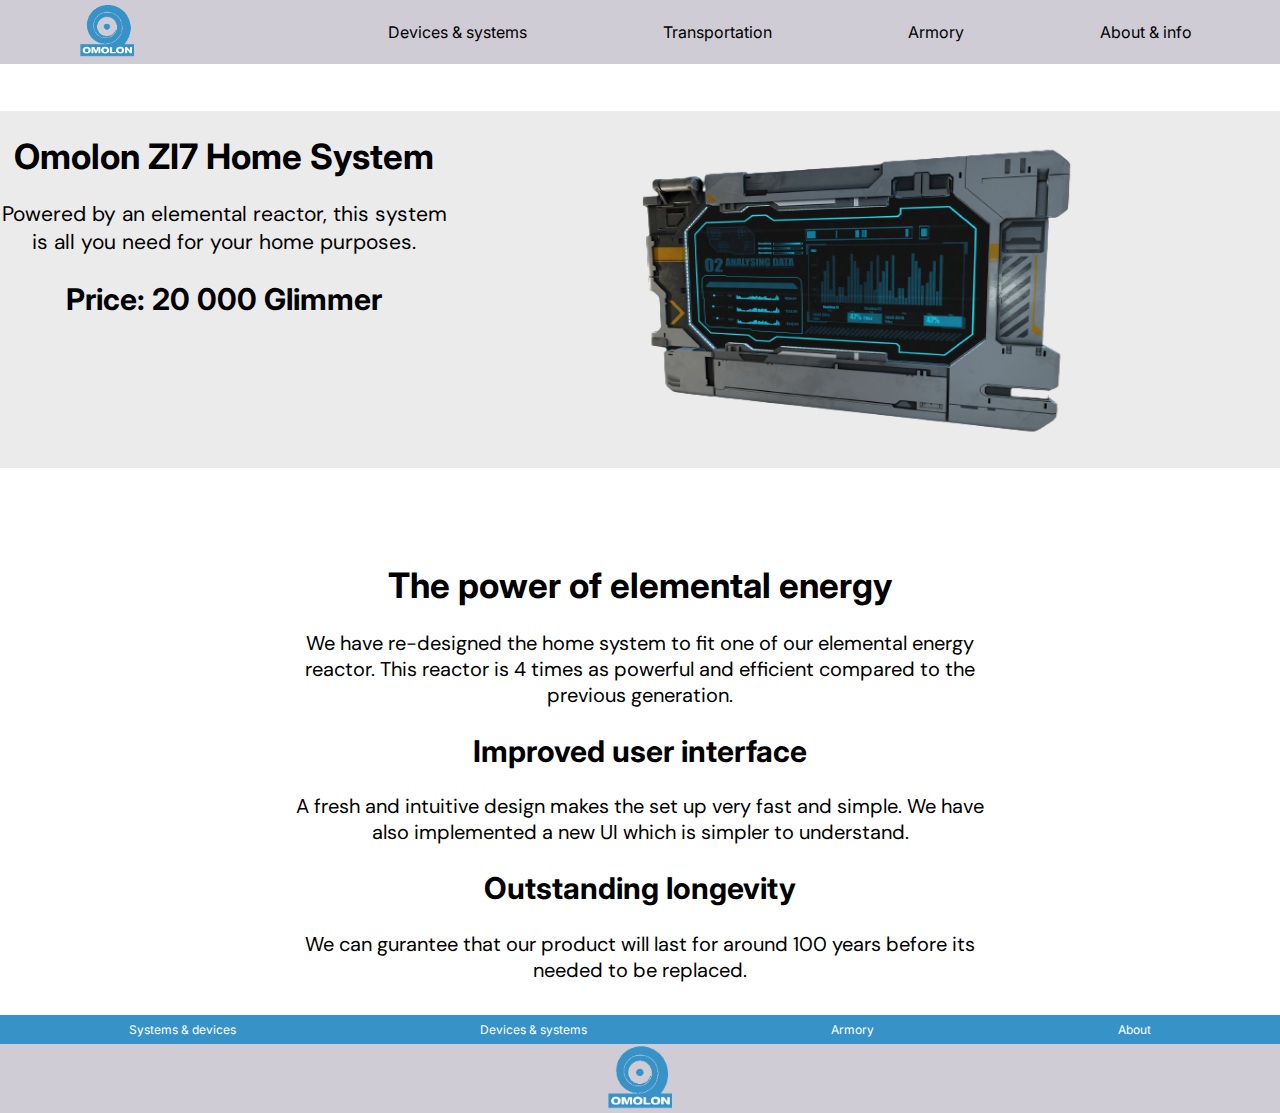
<file: system.html>
<!DOCTYPE html>
<html lang="en">

<head>
    <meta charset="UTF-8">
    <meta http-equiv="X-UA-Compatible" content="IE=edge">
    <meta name="viewport" content="width=device-width, initial-scale=1.0">
    <meta name="description" content="Home system">
    <title>Document</title>
    <link rel="stylesheet" href="./style.css">
    <link rel="icon" href="./omolon blue.png">
</head>

<body>
    <header>
        <nav class="NavBar">
            <div class="logo">
                <a href="./index.html">
                    <img src="./omolon blue.png" alt="Logo">
                </a>
            </div>
            <p>
                <a href="./devices.html">Devices & systems</a>
            </p>
            <p>
                <a href="./transport.html">Transportation</a>
            </p>
            <p>
                <a href="./armory.html">Armory</a>
            </p>
            <p>
                <a href="./about.html">About & info</a>
            </p>
        </nav>
    </header>

    <h1></h1>

    <main>

        <article class="promotion">
            <section>
                <h1>
                    Omolon ZI7 Home System
                </h1>
                <h1></h1>
                <p>
                    Powered by an elemental reactor, this system is all you need for your home purposes.
                </p>
                <h2>Price: 20 000 Glimmer</h2>
            </section>
            <section>
                <div>
                    <img src="./home system.png" alt="The new home system">
                </div>
            </section>
        </article>
        
        <article>
            <h1>
                The power of elemental energy
            </h1>
            <p>
                We have re-designed the home system to fit one of our elemental energy reactor. This reactor is 4 times as
                powerful and efficient compared to the previous generation.
            </p>
            <h2>Improved user interface</h2>
            <p>
                A fresh and intuitive design makes the set up very fast and simple. We have also implemented a new UI which is simpler to understand.
            </p>
            <h2>
                Outstanding longevity
            </h2>
            <p>
                We can gurantee that our product will last for around 100 years before its needed to be replaced.
            </p>
        </article>
    </main>

    <footer>

        <nav>
            <p>
                <a href="./devices.html">Systems & devices</a>
            </p>
            <p>
                <a href="./transport.html">Devices & systems</a>
            </p>
            <p>
                <a href="./armory.html">Armory</a>
            </p>
            <p>
                <a href="./about.html">About</a>
            </p>
        </nav>
        <div class="Bottom">
            <a href="./index.html">
                <img src="./omolon blue.png" alt="Logo">
            </a>
        </div>
    </footer>
</body>
    
</html>
</file>
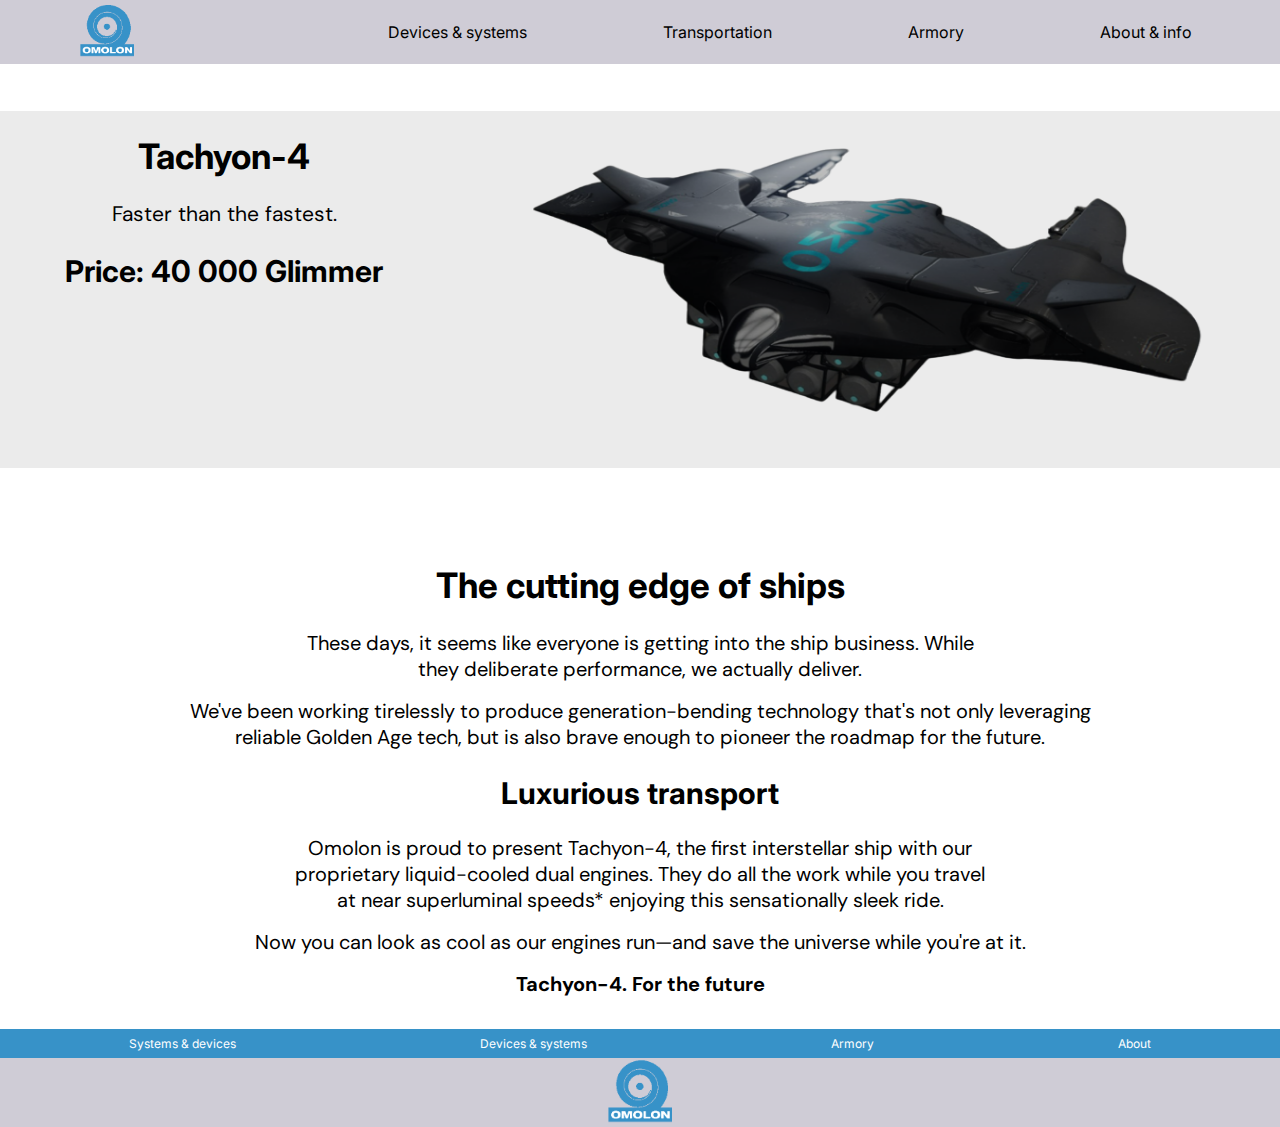
<file: Tachyon.html>
<!DOCTYPE html>
<html lang="en">

<head>
    <meta charset="UTF-8">
    <meta http-equiv="X-UA-Compatible" content="IE=edge">
    <meta name="viewport" content="width=device-width, initial-scale=1.0">
    <meta name="description" content="The Tachyon-4 ship">
    <title>Tachyon-4</title>
    <link rel="stylesheet" href="./style.css">
    <link rel="icon" href="./omolon blue.png">
</head>

<body>
    <header>
        <nav class="NavBar">
            <div class="logo">
                <a href="./index.html">
                    <img src="./omolon blue.png" alt="Logo">
                </a>
            </div>
            <p>
                <a href="./devices.html">Devices & systems</a>
            </p>
            <p>
                <a href="./transport.html">Transportation</a>
            </p>
            <p>
                <a href="./armory.html">Armory</a>
            </p>
            <p>
                <a href="./about.html">About & info</a>
            </p>
        </nav>
    </header>

    <h1></h1>

    <main>

            <article class="promotion">
                <section>
                    <h1>
                        Tachyon-4
                </h1>
                <h1></h1>
                <p>
                    Faster than the fastest.
                </p>
                <h2>Price: 40 000 Glimmer</h2>
            </section>
            <section>
                <div>
                    <img src="./omolon ship.png" alt="Tachyon-4 ship">
                </div>
            </section>
        </article>
        
        <article>
            <h1>
                The cutting edge of ships
            </h1>
            <p>
                These days, it seems like everyone is getting into the ship business. While they deliberate performance, we actually deliver.
                
            </p>
            <p>
                We've been working tirelessly to produce generation-bending technology that's not only leveraging reliable Golden Age tech, but is also brave enough to pioneer the roadmap for the future.
                
            </p>
            <h2>Luxurious transport</h2>
            <p>
                Omolon is proud to present Tachyon-4, the first interstellar ship with our proprietary liquid-cooled dual engines. They do all the work while you travel at near superluminal speeds* enjoying this sensationally sleek ride.   
                
            </p>
            
            <p>
                Now you can look as cool as our engines run—and save the universe while you're at it.
            </p>
            <p class="signature">
                Tachyon-4. For the future
            </p>
        </article>

    </main>
    <footer>

            <nav>
                <p>
                    <a href="./devices.html">Systems & devices</a>
                </p>
                <p>
                    <a href="./transport.html">Devices & systems</a>
                </p>
                <p>
                <a href="./armory.html">Armory</a>
            </p>
            <p>
                <a href="./about.html">About</a>
            </p>
        </nav>
        <div class="Bottom">
            <a href="./index.html">
                <img src="./omolon blue.png" alt="Logo">
            </a>
        </div>
    </footer>
</body>

</html>
</file>
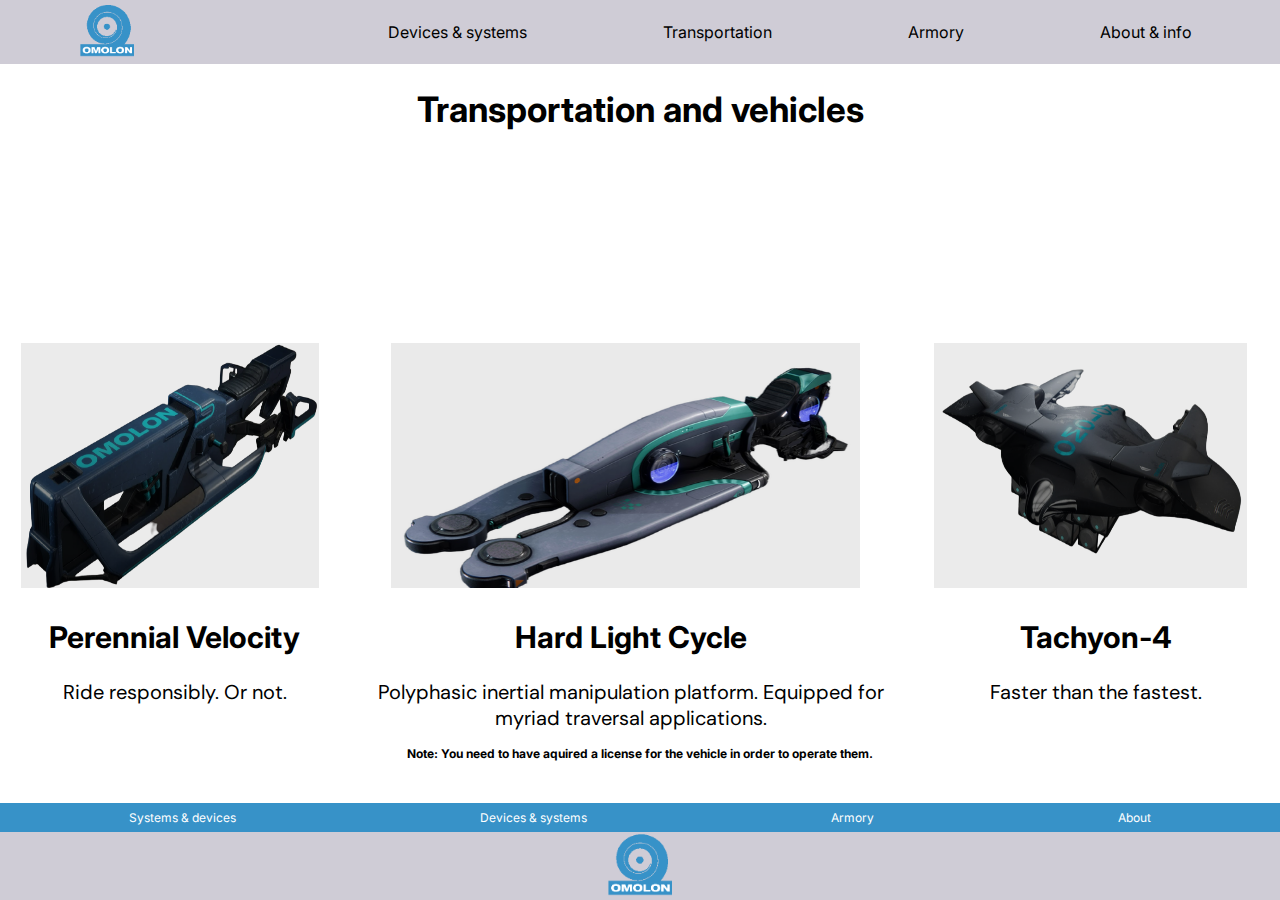
<file: transport.html>
<!DOCTYPE html>
<html lang="en">

<head>
    <meta charset="UTF-8">
    <meta http-equiv="X-UA-Compatible" content="IE=edge">
    <meta name="viewport" content="width=device-width, initial-scale=1.0">
    <meta name="description" content="Transportation">
    <title>Transport</title>
    <link rel="stylesheet" href="./style.css">
    <link rel="icon" href="./omolon blue.png">

</head>

<body>
    <header>
        <nav class="NavBar">
            <div class="logo">
                <a href="./index.html">
                    <img src="./omolon blue.png" alt="Logo">
                </a>
            </div>
            <p>
                <a href="./devices.html">Devices & systems</a>
            </p>
            <p>
                <a href="./transport.html">Transportation</a>
            </p>
            <p>
                <a href="./armory.html">Armory</a>
            </p>
            <p>
                <a href="./about.html">About & info</a>
            </p>
        </nav>
    </header>
    
    <h1>Transportation and vehicles</h1>
    <main>
        
            <article class="transport">
                <section>
                    <a href="./Perennial.html">
                        <img src="./omolon sparrow.png" alt="All purpose sparrow">
                    </a>
                    <h2>
                        Perennial Velocity
                    </h2>
                    <p>
                        Ride responsibly. Or not.
                    </p>
            </section>
            <section>
                <a href="./Cycle.html">
                    <img src="./omolon vehicle 2.png" alt="Performance sparrow">
                </a>
                <h2>
                    Hard Light Cycle
                </h2>
                <p>
                    Polyphasic inertial manipulation platform. Equipped for myriad traversal applications.
                </p>
            </section>
            <section>
                <a href="./Tachyon.html">
                    <img src="./omolon ship.png" alt="Ship">
                </a>
                <h2>
                    Tachyon-4
                </h2>
                <p>
                    Faster than the fastest.
                </p>
            </section>
        </article>
        <h2 class="disclaimer">Note: You need to have aquired a license for the vehicle in order to operate them.</h2>
    </main>
    
    <footer>
        
        <nav>
            <p>
                <a href="./devices.html">Systems & devices</a>
            </p>
            <p>
                <a href="./transport.html">Devices & systems</a>
            </p>
            <p>
                <a href="./armory.html">Armory</a>
            </p>
            <p>
                <a href="./about.html">About</a>
            </p>
        </nav>
        <div class="Bottom">
            <a href="./index.html">
                <img src="./omolon blue.png" alt="Logo">
            </a>
        </div>
    </footer>
</body>
</html>
</file>
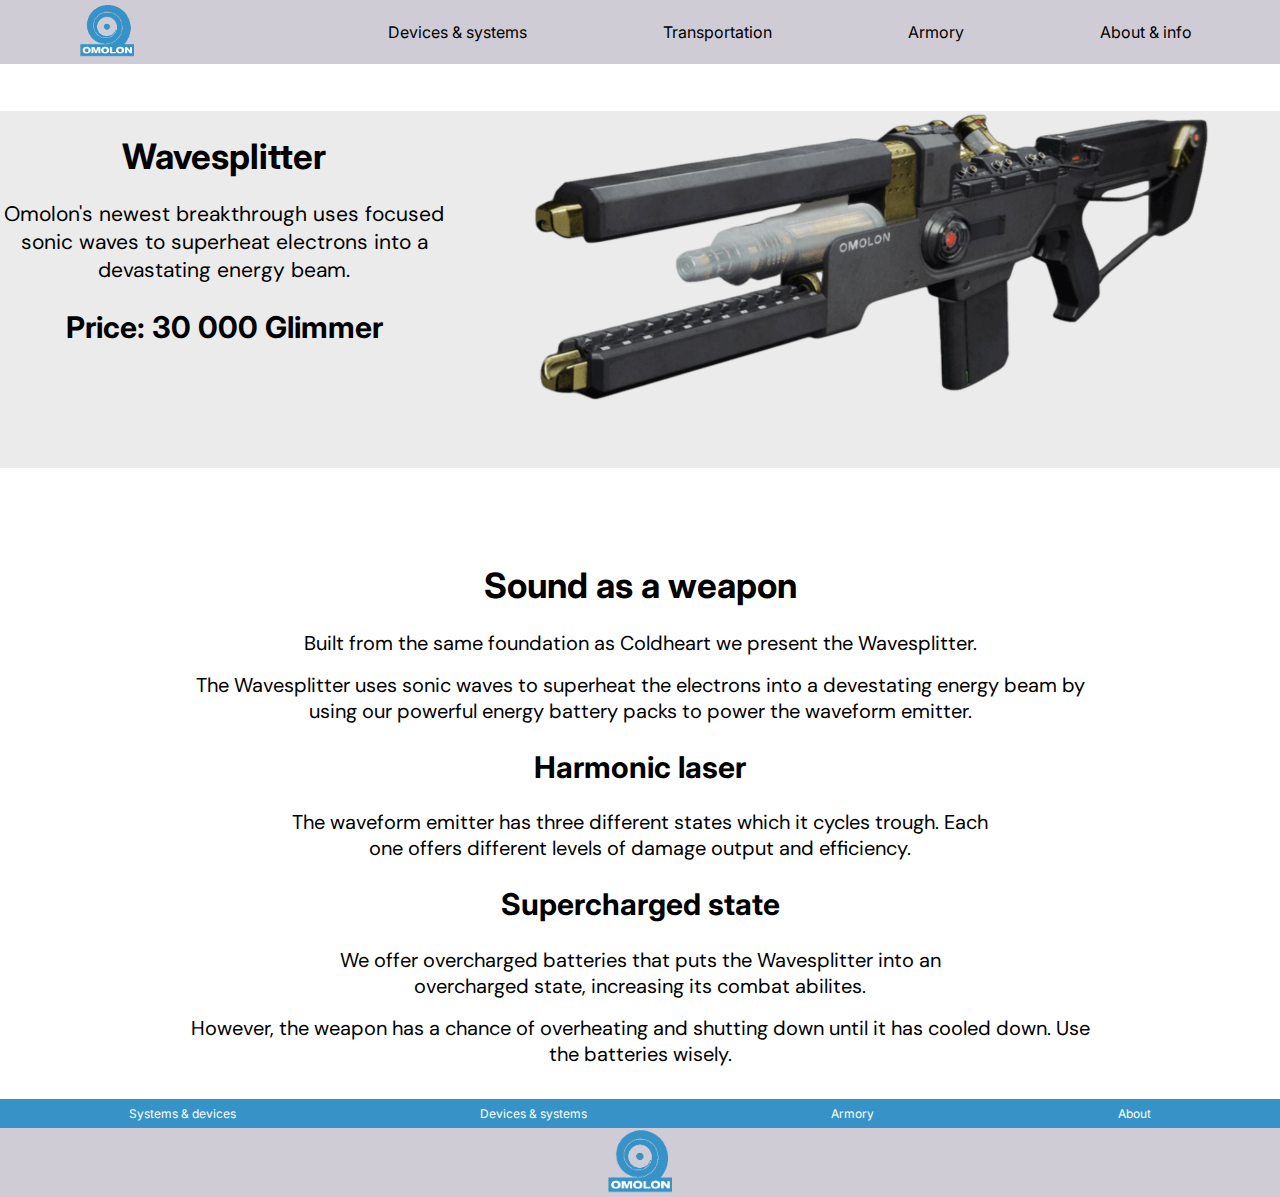
<file: Wavesplitter.html>
<!DOCTYPE html>
<html lang="en">

<head>
    <meta charset="UTF-8">
    <meta http-equiv="X-UA-Compatible" content="IE=edge">
    <meta name="viewport" content="width=device-width, initial-scale=1.0">
    <meta name="description" content="The Wavesplitter trace rifle">
    <title>Wavesplitter</title>
    <link rel="stylesheet" href="./style.css">
    <link rel="icon" href="./omolon blue.png">
</head>

<body>
    <header>
        <nav class="NavBar">
            <div class="logo">
                <a href="./index.html">
                    <img src="./omolon blue.png" alt="Logo">
                </a>
            </div>
            <p>
                <a href="./devices.html">Devices & systems</a>
            </p>
            <p>
                <a href="./transport.html">Transportation</a>
            </p>
            <p>
                <a href="./armory.html">Armory</a>
            </p>
            <p>
                <a href="./about.html">About & info</a>
            </p>
        </nav>
    </header>

    <h1></h1>

    <main>

            <article class="promotion">
                <section>
                    <h1>
                        Wavesplitter
                    </h1>
                    <h1></h1>
                    <p>
                        Omolon's newest breakthrough uses focused sonic waves to superheat electrons into a devastating energy
                        beam.
                        
                    </p>
                    <h2>Price: 30 000 Glimmer</h2>
                </section>
                <section>
                    <div>
                        <img src="./Wavesplitter.png" alt="The Wavesplitter trace rifle">
                    </div>
                </section>
            </article>
            
            <article>
                <h1>
                    Sound as a weapon
                </h1>
            <p>
                Built from the same foundation as Coldheart we present the Wavesplitter.
            </p>
            <p>
                The Wavesplitter uses sonic waves to superheat the electrons into a devestating energy beam by using our
                powerful energy battery packs to power the waveform emitter.
            </p>
            <h2>Harmonic laser</h2>
            <p>
                The waveform emitter has three different states which it cycles trough. Each one offers different levels of
                damage output and efficiency.
            </p>
            <h2>
                Supercharged state
            </h2>
            <p>
                We offer overcharged batteries that puts the Wavesplitter into an overcharged state, increasing its combat
                abilites.
            </p>
            <p>
                However, the weapon has a chance of overheating and shutting down until it has cooled down. Use the
                batteries wisely.
            </p>
        </article>
    </main>

    <footer>

        <nav>
            <p>
                <a href="./devices.html">Systems & devices</a>
            </p>
            <p>
                <a href="./transport.html">Devices & systems</a>
            </p>
            <p>
                <a href="./armory.html">Armory</a>
            </p>
            <p>
                <a href="./about.html">About</a>
            </p>
        </nav>
        <div class="Bottom">
            <a href="./index.html">
                <img src="./omolon blue.png" alt="Logo">
            </a>
        </div>
    </footer>
</body>

</html>
</file>
<file: style.css>
@import url('https://fonts.googleapis.com/css2?family=DM+Sans&family=Inter:wght@500&display=swap');

body {
    margin: 0;
    min-height: 100vh;
    display: grid;
    grid-template-rows: auto 1fr auto;
}

.NavBar {
    display: grid;
    grid-auto-flow: column;
    place-items: center;
    padding: 3px 20px;
    background-color: #cfccd6;
}

.NavBar a {
    text-decoration: none;
    font-size: 16px;
    color: rgb(0, 0, 0);
    font-family: 'Inter', sans-serif;
}

.NavBar img {
    width: 30%;

}

h1 {
    text-align: center;
    font-family: 'Inter', sans-serif;
    font-size: 35px;
}

h2 {
    text-align: center;
    font-family: 'Inter', sans-serif;
    font-size: 30px;
}



.current a {
    text-decoration: none;
    color: #3792c8;
}

.promotion {
    font-family: 'DM Sans';
    font-size: 21px;
    background-color: #ebebeb;
    text-align: center;
    display: grid;
    grid-template-columns: 35% 65%;
}

.promotion img {
    width: 700px;
    height: 350px;

}

.promotion a {
    text-decoration: none;
    color: #3792c8;
}

.logo {
    width: 60%;
}

article+article {
    margin-top: 6rem;
}

article {
    font-family: 'DM Sans';
    font-size: 20px;
    text-align: center;
}

p {
    max-width: 50ch;
    margin: auto;
}

main+footer {
    margin-top: 2rem;
}

article+nav {
    margin-top: 2rem;
}

article p+p {
    margin-top: 1rem;
}

div+article {
    margin-top: 2rem;
}

header+main {
    margin-top: 4rem;
}

nav {
    background-color: #3792c8;
    font-family: 'Inter';
    display: grid;
    grid-auto-flow: column;
    place-items: center;
    font-size: 12px;
    padding: 7px;
}

nav a {
    text-decoration: none;
    color: #fff;
}

nav a:hover {
    text-decoration: underline;
}

.Bottom {
    text-align: center;
    background-color: #cfccd6;
}

.Bottom img {
    width: 5%;
}

.image-frame {
    display: grid;
    padding: 10px;
    text-align: center;
}

.image-frame h2 {
    grid-row: 1;
    grid-column: 1;
    z-index: 666;
    font-family: 'Inter', sans-serif;

}

.image-frame img {
    grid-row: 1;
    grid-column: 1;
    width: 100%;
    height: 350px;

}

.about {
    font-size: 23px;
}

.FAQ {
    text-align: left;
    margin-left: 3rem;
}

article p+p {
    max-width: 65ch;
}



h3 {
    font-family: 'Inter';
    text-align: left;
    margin-left: 5rem;
}

.answer {
    text-align: left;
    margin-left: 7.5rem;
    font-family: 'DM Sans';
}

.devices {
    display: grid;
    grid-auto-flow: column;
    gap: 2px;

}


.devices img {
    width: 350px;
    height: 300px;
}



.phone img {
    width: 300px;
}

.disclaimer {
    font-size: 12px;
}

article+.disclaimer {
    margin-top: 2rem;
}

.weapons {
    display: grid;
    grid-auto-flow: column;
    gap: 5px;
}

.weapons img {
    width: 280px;
    height: 75%;

}

.weapons+.disclaimer {
    margin-top: 15rem;
}

.transport {
    display: grid;
    grid-auto-flow: column;
    gap: 5px;
}

.transport img {
    width: 85%;
    height: 55%;
    margin-right: 10px;
}

.signature {
    font-weight: bold;
}
</file>
